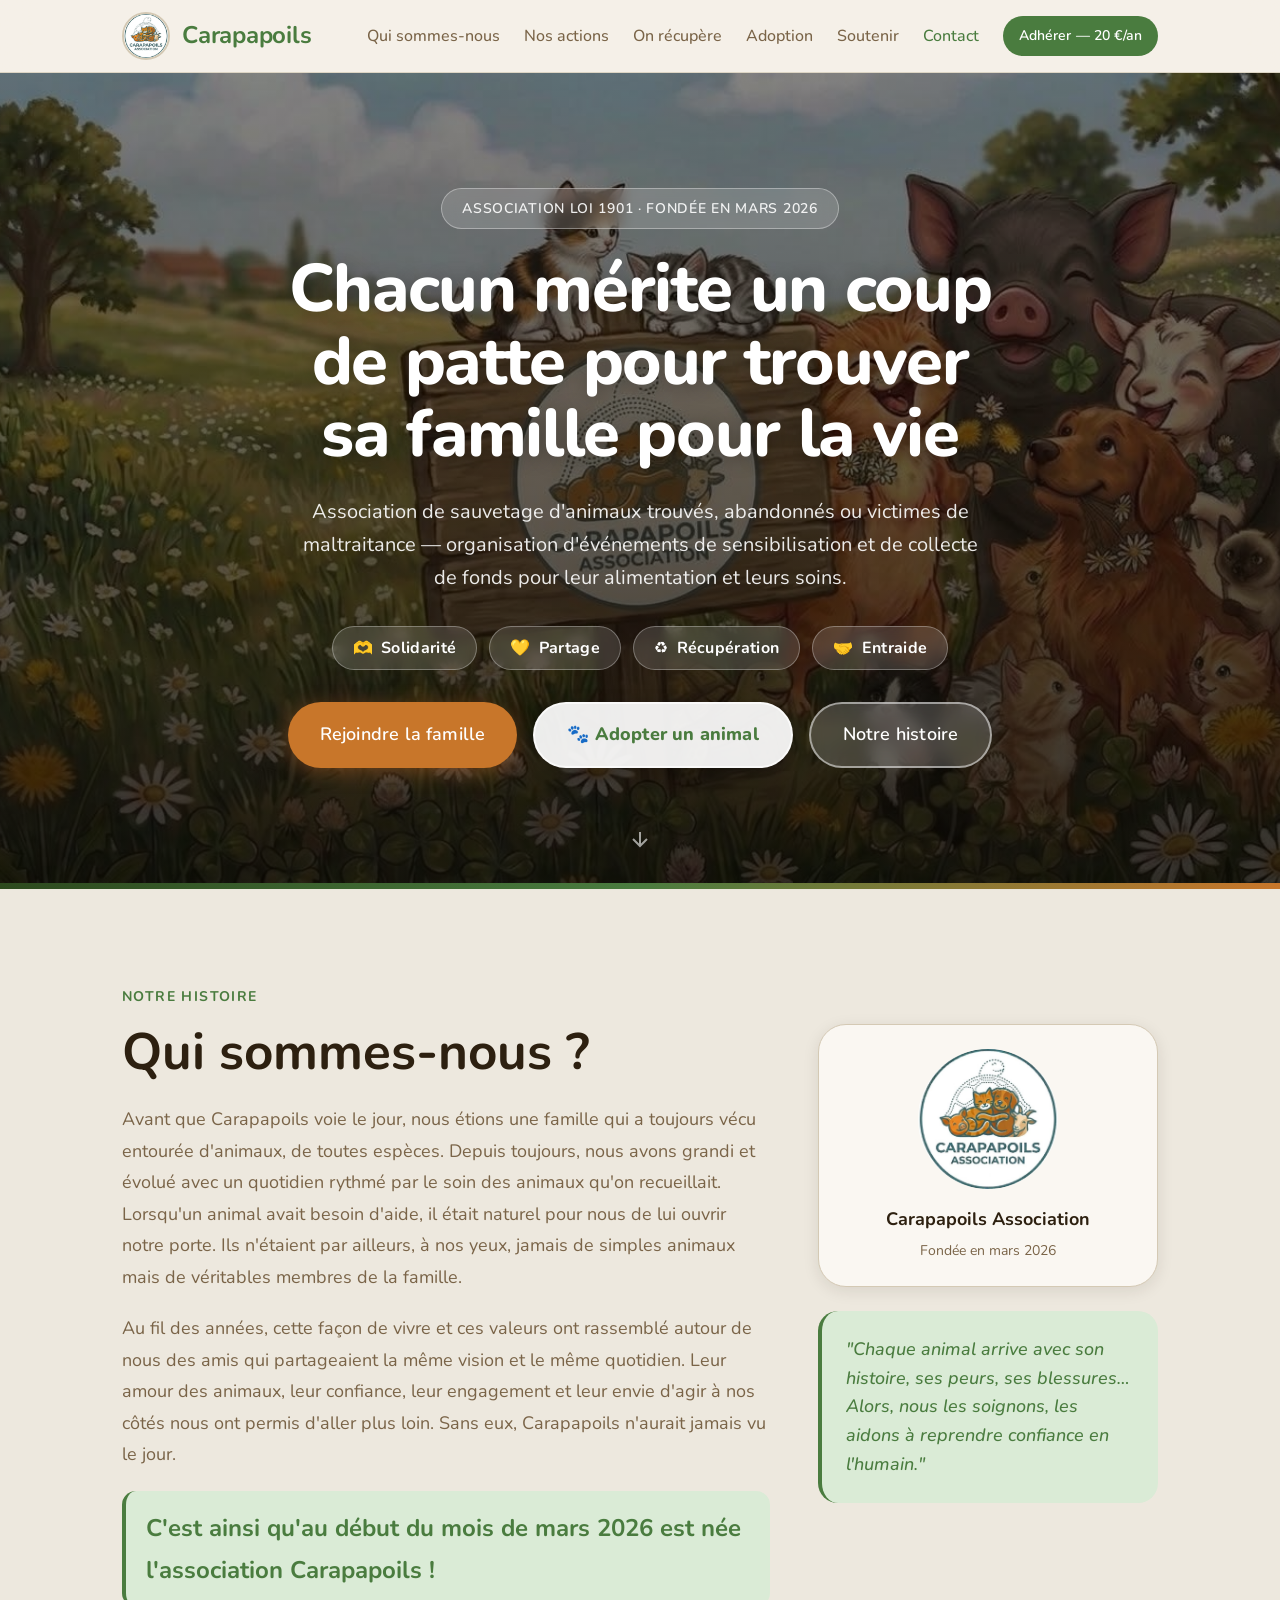
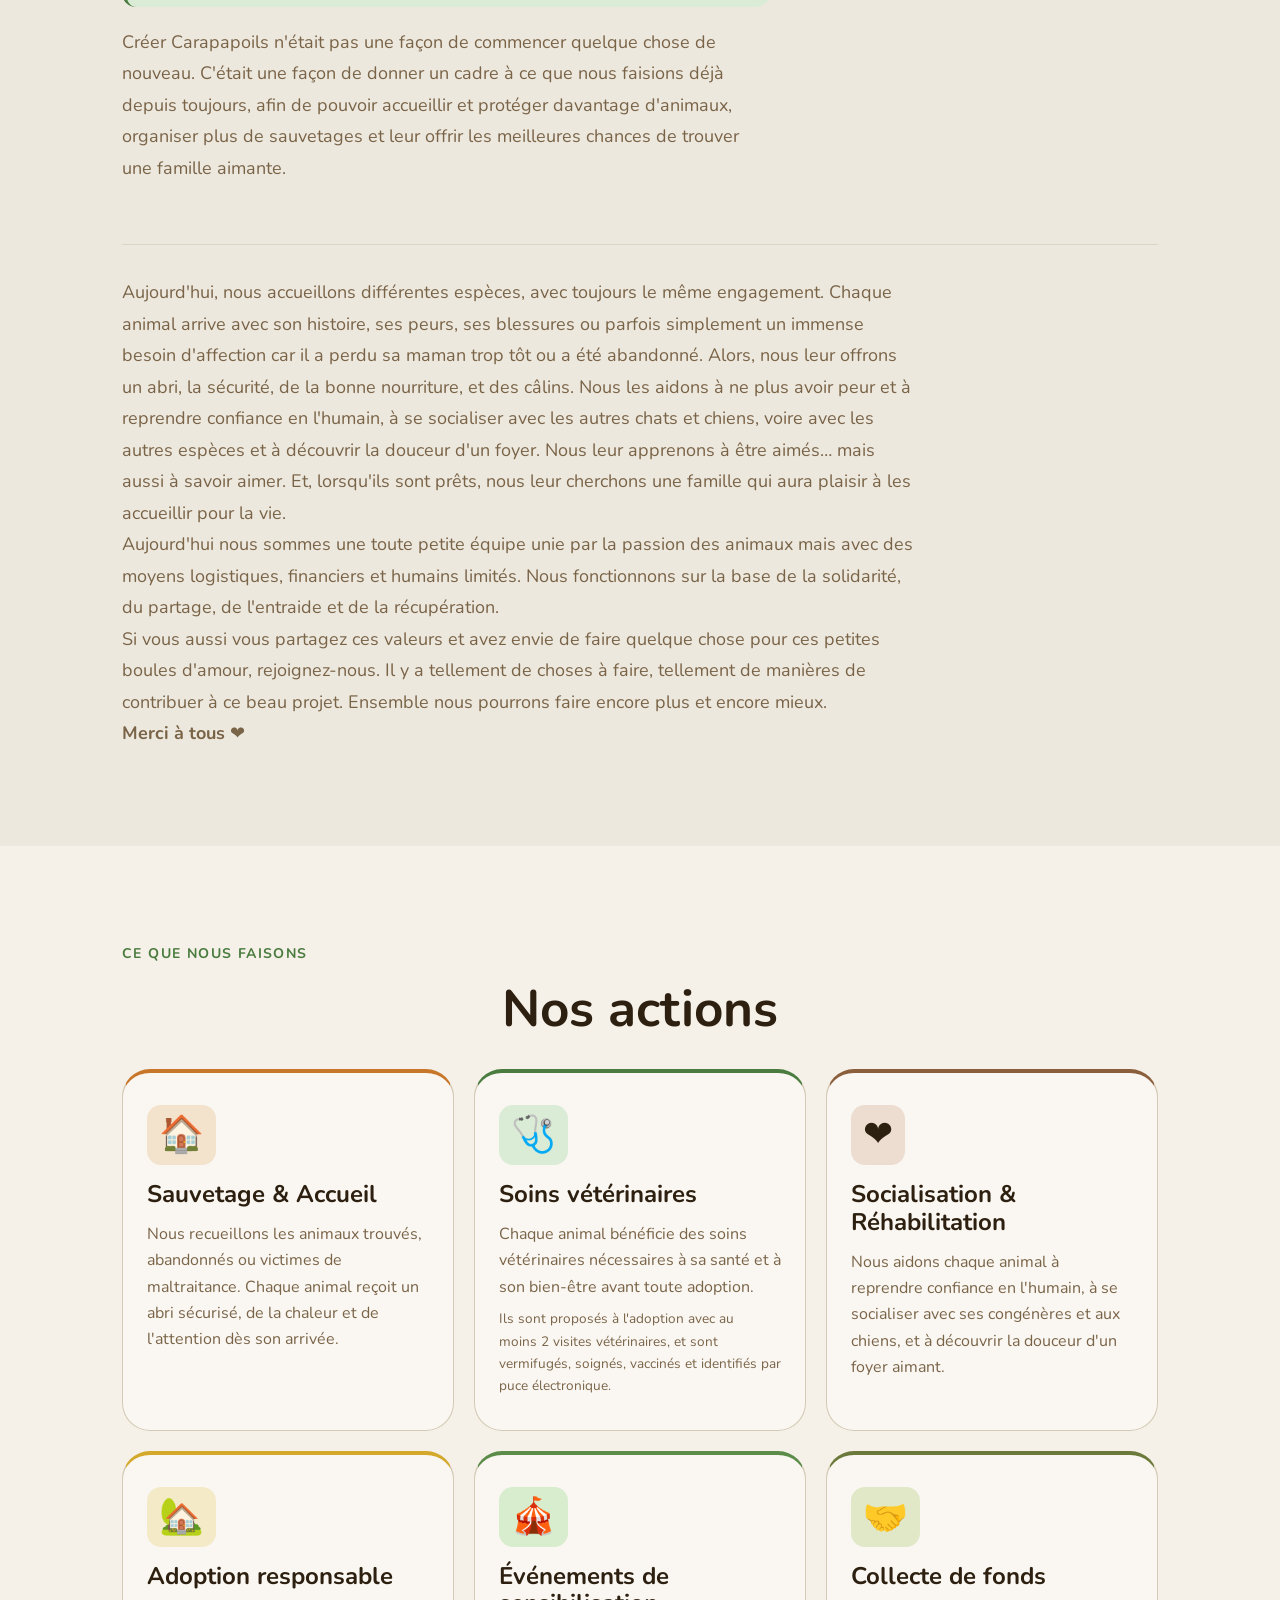
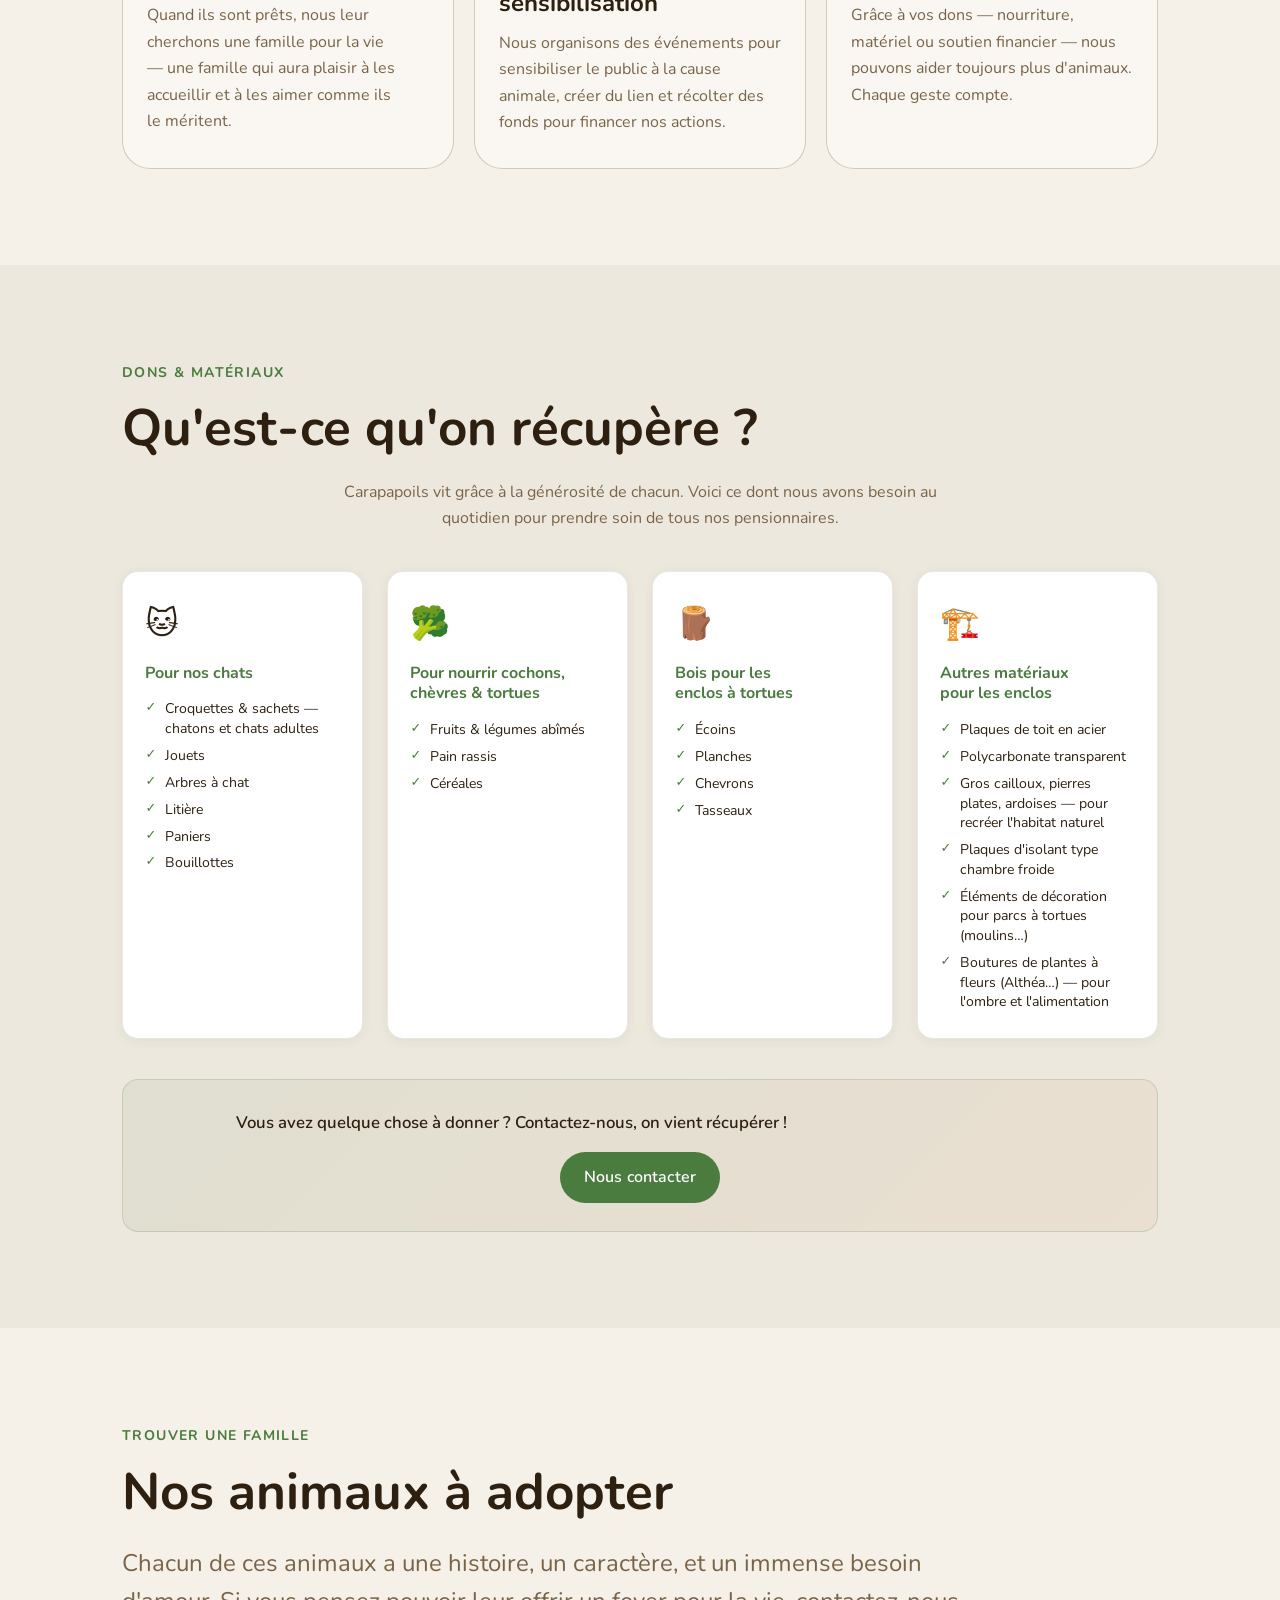
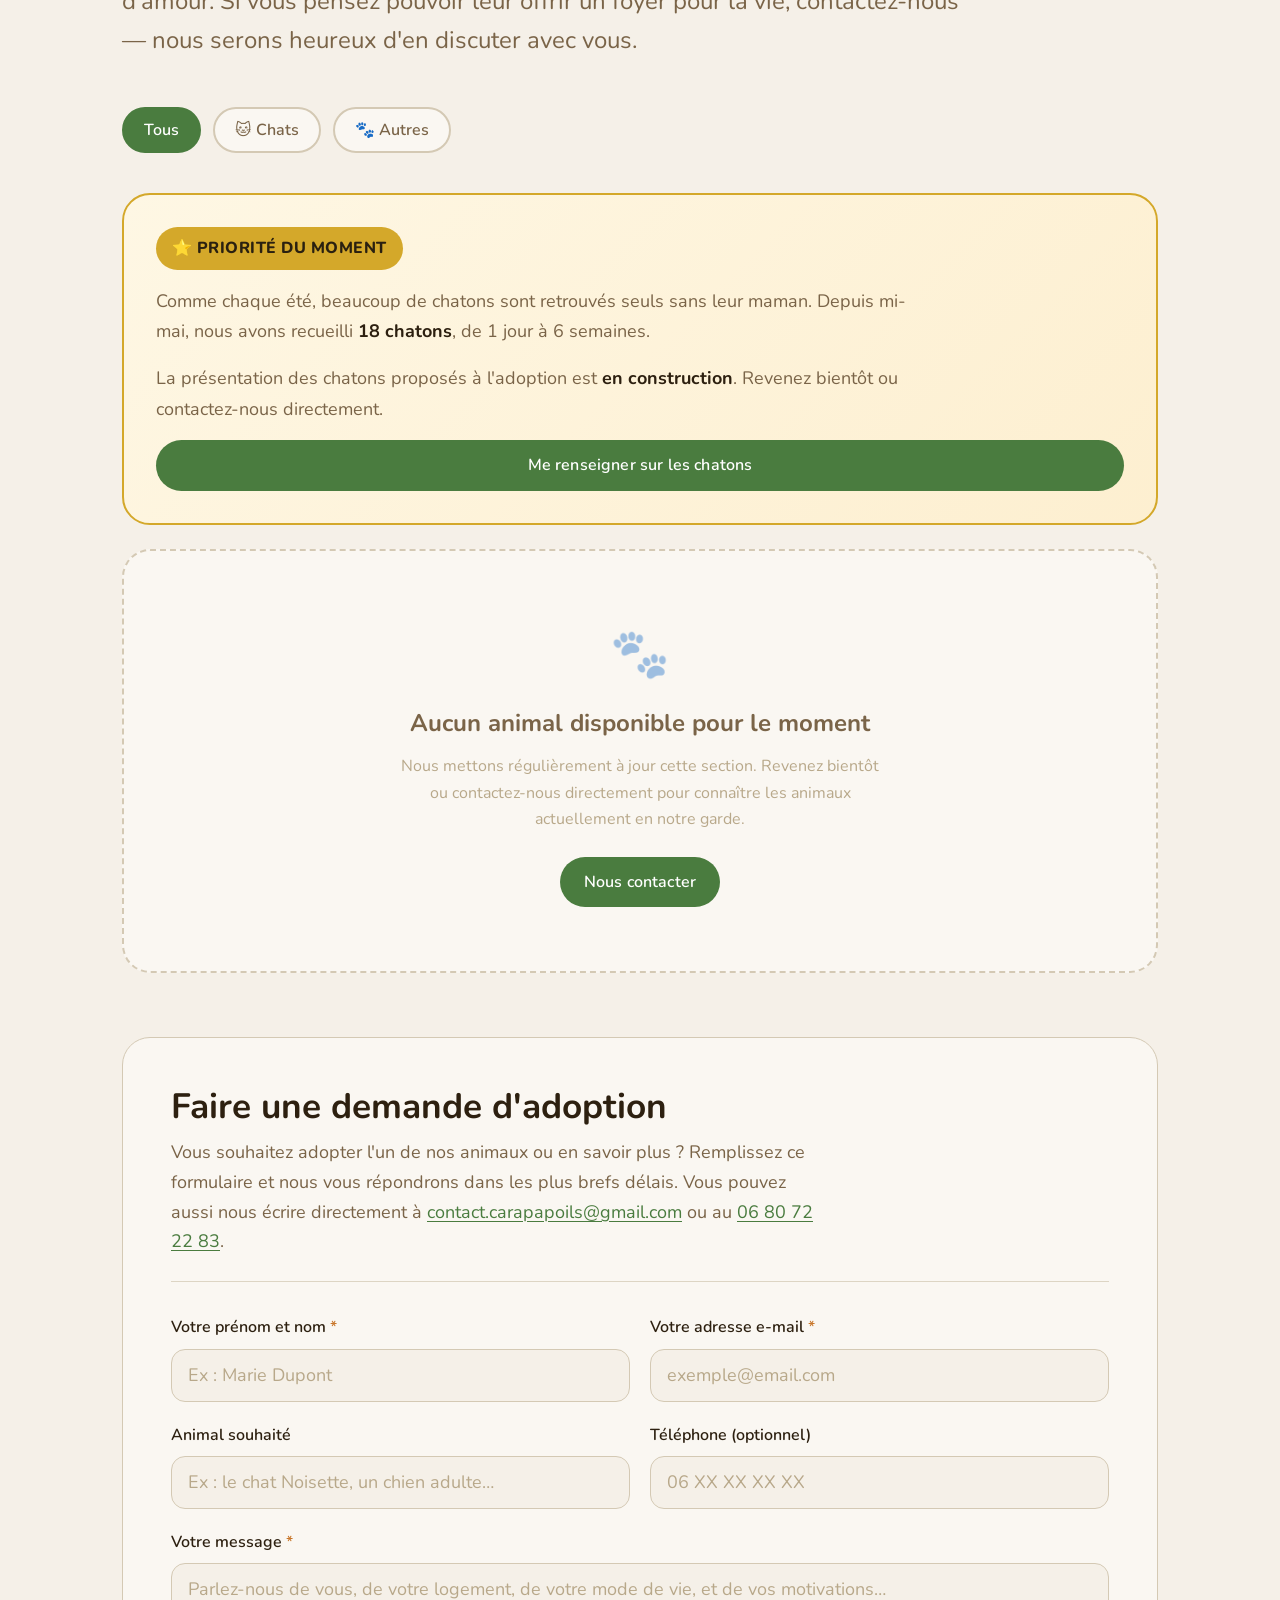
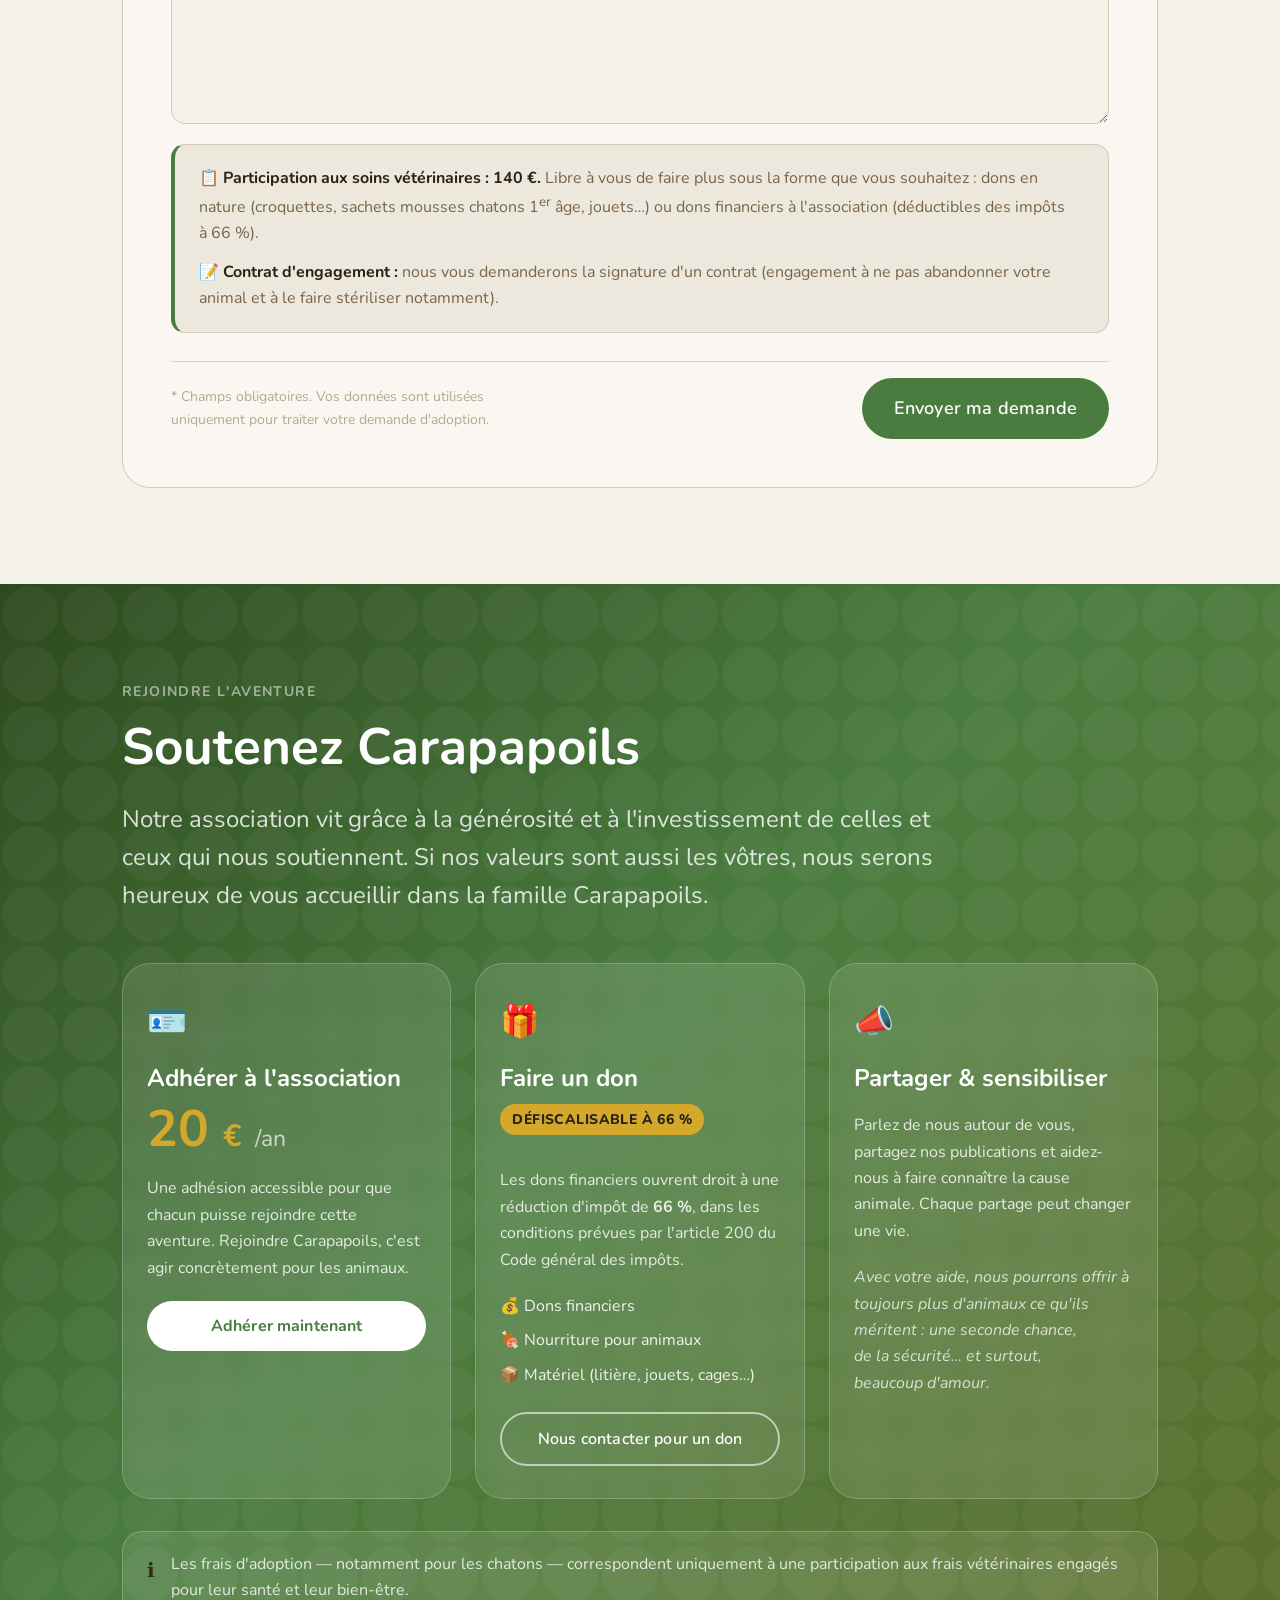
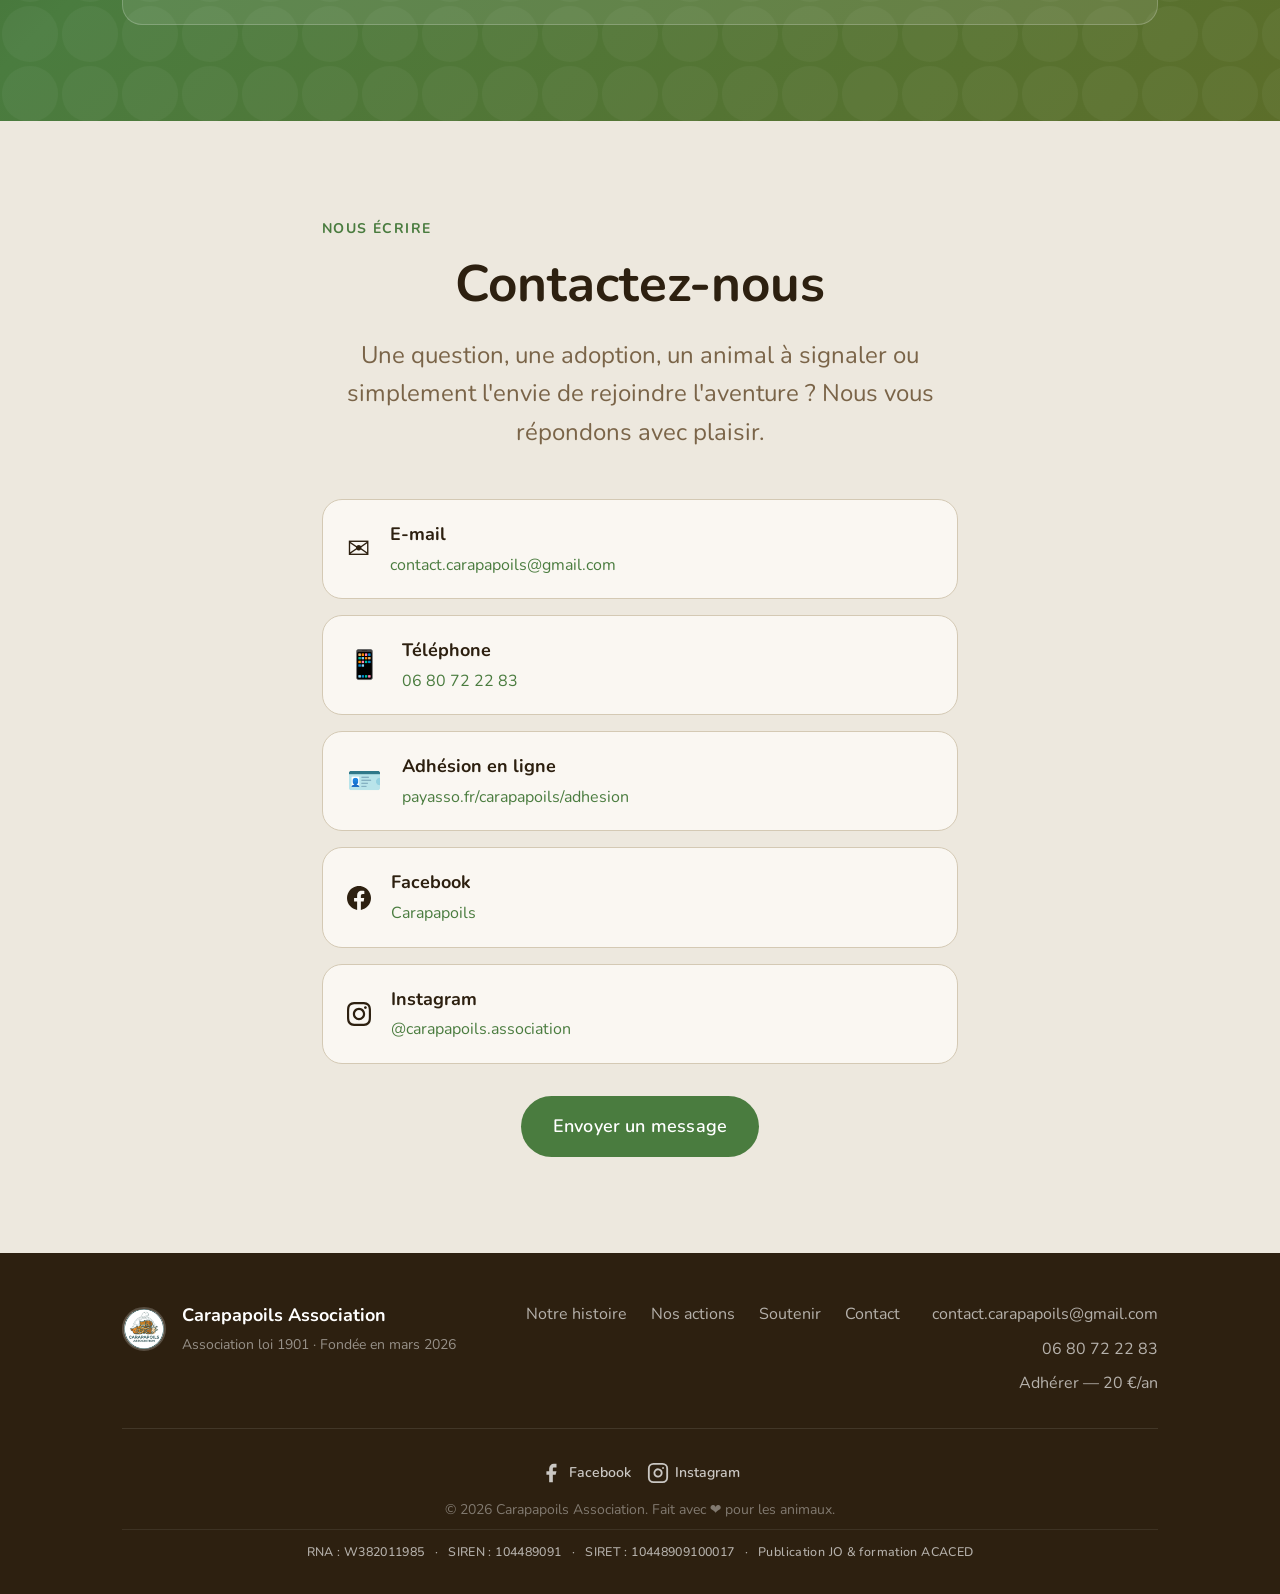
<file: index.html>
<!DOCTYPE html>
<html lang="fr" data-theme="light">
<head>
  <meta charset="UTF-8" />
  <meta name="viewport" content="width=device-width, initial-scale=1.0" />
  <title>Carapapoils Association – Sauvetage & Protection Animale</title>
  <meta name="description" content="Carapapoils est une association de sauvetage d'animaux trouvés, abandonnés ou victimes de maltraitance. Rejoignez-nous pour leur offrir une seconde chance." />
  <meta property="og:title" content="Carapapoils Association" />
  <meta property="og:description" content="Sauvetage d'animaux et organisation d'événements de sensibilisation. Ensemble, offrons-leur une seconde chance." />
  <meta property="og:image" content="images/bandeau.jpg" />

  <!-- Fonts -->
  <link href="https://api.fontshare.com/v2/css?f[]=chillax@400,500,600,700&f[]=satoshi@400,500,700&display=swap" rel="stylesheet" />
  <link rel="preconnect" href="https://fonts.googleapis.com" />
  <link rel="preconnect" href="https://fonts.gstatic.com" crossorigin />
  <link href="https://fonts.googleapis.com/css2?family=Nunito:wght@400;600;700;800&display=swap" rel="stylesheet" />

  <link rel="stylesheet" href="style.css" />
</head>
<body>

  <!-- ===== HEADER ===== -->

  <header class="header" id="header">
    <div class="header-inner">
      <a href="#" class="logo-link" aria-label="Carapapoils - retour accueil">
        <img src="images/logo.jpg" alt="Logo Carapapoils Association" class="logo-img" />
        <span class="logo-text">Carapapoils</span>
      </a>
      <nav class="nav" aria-label="Navigation principale">
        <ul class="nav-list" role="list">
          <li><a href="#qui-sommes-nous" class="nav-link">Qui sommes-nous</a></li>
          <li><a href="#nos-actions" class="nav-link">Nos actions</a></li>
          <li><a href="#on-recupere" class="nav-link">On récupère</a></li>
          <li><a href="#adoption" class="nav-link">Adoption</a></li>
          <li><a href="#soutenir" class="nav-link">Soutenir</a></li>
          <li><a href="#contact" class="nav-link">Contact</a></li>
        </ul>
      </nav>
      <div class="header-actions">
        <button class="btn btn-primary btn-sm" onclick="window.open('https://www.payasso.fr/carapapoils/adhesion','_blank')">
          Adhérer — 20&nbsp;€/an
        </button>
        <button class="menu-toggle" id="menuToggle" aria-label="Ouvrir le menu" aria-expanded="false">
          <span></span><span></span><span></span>
        </button>
      </div>
    </div>
    <!-- Mobile nav -->
    <div class="mobile-nav" id="mobileNav" hidden>
      <ul class="mobile-nav-list" role="list">
        <li><a href="#qui-sommes-nous" class="mobile-nav-link">Qui sommes-nous</a></li>
        <li><a href="#nos-actions" class="mobile-nav-link">Nos actions</a></li>
        <li><a href="#on-recupere" class="mobile-nav-link">On récupère</a></li>
            <li><a href="#adoption" class="mobile-nav-link">Adoption</a></li>
        <li><a href="#soutenir" class="mobile-nav-link">Soutenir</a></li>
        <li><a href="#contact" class="mobile-nav-link">Contact</a></li>
        <li><a href="https://www.payasso.fr/carapapoils/adhesion" target="_blank" class="mobile-nav-link mobile-nav-cta">Adhérer — 20&nbsp;€/an</a></li>
      </ul>
    </div>
  </header>

  <main>

    <!-- ===== HERO / BANDEAU ===== -->
    <section class="hero" aria-labelledby="hero-heading">
      <div class="hero-img-wrap">
        <img src="images/bandeau.jpg" alt="Les animaux de Carapapoils dans un champ fleuri" class="hero-img" />
        <div class="hero-overlay"></div>
      </div>
      <div class="hero-content">
        <div class="hero-badge">Association loi 1901 · Fondée en mars 2026</div>
        <h1 id="hero-heading" class="hero-title">Chacun mérite un coup de patte pour trouver sa famille pour la vie</h1>
        <p class="hero-mission">Association de sauvetage d'animaux trouvés, abandonnés ou victimes de maltraitance — organisation d'événements de sensibilisation et de collecte de fonds pour leur alimentation et leurs soins.</p>
        <div class="hero-values">
          <div class="hero-value-item"><span>🫶</span> Solidarité</div>
          <div class="hero-value-item"><span>💛</span> Partage</div>
          <div class="hero-value-item"><span>♻️</span> Récupération</div>
          <div class="hero-value-item"><span>🤝</span> Entraide</div>
        </div>
        <div class="hero-btns">
          <a href="https://www.payasso.fr/carapapoils/adhesion" target="_blank" class="btn btn-hero-primary">
            Rejoindre la famille
          </a>
          <a href="#adoption" class="btn btn-hero-adopt">
            🐾 Adopter un animal
          </a>
          <a href="#qui-sommes-nous" class="btn btn-hero-secondary">
            Notre histoire
          </a>
        </div>
      </div>
      <div class="hero-scroll-indicator" aria-hidden="true">
        <svg width="24" height="24" viewBox="0 0 24 24" fill="none" stroke="currentColor" stroke-width="2"><path d="M12 5v14M5 12l7 7 7-7"/></svg>
      </div>
    </section>

    <!-- Séparateur décoratif -->
    <div class="section-divider" aria-hidden="true"></div>

    <!-- ===== QUI SOMMES-NOUS ===== -->
    <section class="section section-alt" id="qui-sommes-nous" aria-labelledby="about-heading">
      <div class="container">
        <div class="section-label">Notre histoire</div>
        <div class="about-layout">
          <div class="about-text">
            <h2 id="about-heading" class="section-title">Qui sommes-nous ?</h2>
            <p>Avant que Carapapoils voie le jour, nous étions une famille qui a toujours vécu entourée d'animaux, de toutes espèces. Depuis toujours, nous avons grandi et évolué avec un quotidien rythmé par le soin des animaux qu'on recueillait. Lorsqu'un animal avait besoin d'aide, il était naturel pour nous de lui ouvrir notre porte. Ils n'étaient par ailleurs, à nos yeux, jamais de simples animaux mais de véritables membres de la famille.</p>
            <p>Au fil des années, cette façon de vivre et ces valeurs ont rassemblé autour de nous des amis qui partageaient la même vision et le même quotidien. Leur amour des animaux, leur confiance, leur engagement et leur envie d'agir à nos côtés nous ont permis d'aller plus loin. Sans eux, Carapapoils n'aurait jamais vu le jour.</p>
            <p class="highlight-text">C'est ainsi qu'au début du mois de mars 2026 est née l'association Carapapoils !</p>
            <p>Créer Carapapoils n'était pas une façon de commencer quelque chose de nouveau. C'était une façon de donner un cadre à ce que nous faisions déjà depuis toujours, afin de pouvoir accueillir et protéger davantage d'animaux, organiser plus de sauvetages et leur offrir les meilleures chances de trouver une famille aimante.</p>
          </div>
          <div class="about-image-col">
            <div class="about-logo-card">
              <img src="images/logo.jpg" alt="Logo Carapapoils Association" class="about-logo" />
              <div class="about-logo-caption">
                <strong>Carapapoils Association</strong>
                <span>Fondée en mars 2026</span>
              </div>
            </div>
            <div class="quote-block">
              <blockquote>
                "Chaque animal arrive avec son histoire, ses peurs, ses blessures… Alors, nous les soignons, les aidons à reprendre confiance en l'humain."
              </blockquote>
            </div>
          </div>
        </div>

        <!-- Suite du texte -->
        <div class="about-full">
          <p>Aujourd'hui, nous accueillons différentes espèces, avec toujours le même engagement. Chaque animal arrive avec son histoire, ses peurs, ses blessures ou parfois simplement un immense besoin d'affection car il a perdu sa maman trop tôt ou a été abandonné. Alors, nous leur offrons un abri, la sécurité, de la bonne nourriture, et des câlins. Nous les aidons à ne plus avoir peur et à reprendre confiance en l'humain, à se socialiser avec les autres chats et chiens, voire avec les autres espèces et à découvrir la douceur d'un foyer. Nous leur apprenons à être aimés… mais aussi à savoir aimer. Et, lorsqu'ils sont prêts, nous leur cherchons une famille qui aura plaisir à les accueillir pour la vie.</p>
          <p>Aujourd'hui nous sommes une toute petite équipe unie par la passion des animaux mais avec des moyens logistiques, financiers et humains limités. Nous fonctionnons sur la base de la solidarité, du partage, de l'entraide et de la récupération.</p>
          <p>Si vous aussi vous partagez ces valeurs et avez envie de faire quelque chose pour ces petites boules d'amour, rejoignez-nous. Il y a tellement de choses à faire, tellement de manières de contribuer à ce beau projet. Ensemble nous pourrons faire encore plus et encore mieux.<br/><strong>Merci à tous ❤️</strong></p>
        </div>
      </div>
    </section>

    <!-- ===== NOS ACTIONS ===== -->
    <section class="section" id="nos-actions" aria-labelledby="actions-heading">
      <div class="container">
        <div class="section-label">Ce que nous faisons</div>
        <h2 id="actions-heading" class="section-title section-title-center">Nos actions</h2>
        <div class="actions-grid">
          <article class="action-card action-card--orange">
            <div class="action-icon" aria-hidden="true">🏠</div>
            <h3 class="action-title">Sauvetage & Accueil</h3>
            <p>Nous recueillons les animaux trouvés, abandonnés ou victimes de maltraitance. Chaque animal reçoit un abri sécurisé, de la chaleur et de l'attention dès son arrivée.</p>
          </article>
          <article class="action-card action-card--teal">
            <div class="action-icon" aria-hidden="true">🩺</div>
            <h3 class="action-title">Soins vétérinaires</h3>
            <p>Chaque animal bénéficie des soins vétérinaires nécessaires à sa santé et à son bien-être avant toute adoption.</p>
            <p style="font-size:0.85rem; color:var(--color-text-muted); margin-top:0.5rem;">Ils sont proposés à l'adoption avec au moins 2 visites vétérinaires, et sont vermifugés, soignés, vaccinés et identifiés par puce électronique.</p>
          </article>
          <article class="action-card action-card--pink">
            <div class="action-icon" aria-hidden="true">❤️</div>
            <h3 class="action-title">Socialisation & Réhabilitation</h3>
            <p>Nous aidons chaque animal à reprendre confiance en l'humain, à se socialiser avec ses congénères et aux chiens, et à découvrir la douceur d'un foyer aimant.</p>
          </article>
          <article class="action-card action-card--yellow">
            <div class="action-icon" aria-hidden="true">🏡</div>
            <h3 class="action-title">Adoption responsable</h3>
            <p>Quand ils sont prêts, nous leur cherchons une famille pour la vie — une famille qui aura plaisir à les accueillir et à les aimer comme ils le méritent.</p>
          </article>
          <article class="action-card action-card--green">
            <div class="action-icon" aria-hidden="true">🎪</div>
            <h3 class="action-title">Événements de sensibilisation</h3>
            <p>Nous organisons des événements pour sensibiliser le public à la cause animale, créer du lien et récolter des fonds pour financer nos actions.</p>
          </article>
          <article class="action-card action-card--purple">
            <div class="action-icon" aria-hidden="true">🤝</div>
            <h3 class="action-title">Collecte de fonds</h3>
            <p>Grâce à vos dons — nourriture, matériel ou soutien financier — nous pouvons aider toujours plus d'animaux. Chaque geste compte.</p>
          </article>
        </div>
      </div>
    </section>


    <!-- ===== QU'EST-CE QU'ON RÉCUPÈRE ===== -->
    <section class="section section-alt" id="on-recupere" aria-labelledby="recupere-heading">
      <div class="container">
        <div class="section-label">Dons &amp; matériaux</div>
        <h2 id="recupere-heading" class="section-title">Qu'est-ce qu'on récupère&nbsp;?</h2>
        <p class="section-intro">Carapapoils vit grâce à la générosité de chacun. Voici ce dont nous avons besoin au quotidien pour prendre soin de tous nos pensionnaires.</p>

        <div class="recupere-grid">

          <!-- Chats -->
          <div class="recupere-card">
            <div class="recupere-card-icon" aria-hidden="true">🐱</div>
            <h3 class="recupere-card-title">Pour nos chats</h3>
            <ul class="recupere-list">
              <li>Croquettes &amp; sachets — chatons et chats adultes</li>
              <li>Jouets</li>
              <li>Arbres à chat</li>
              <li>Litière</li>
              <li>Paniers</li>
              <li>Bouillottes</li>
            </ul>
          </div>

          <!-- Cochons, chèvres, tortues — alimentation -->
          <div class="recupere-card">
            <div class="recupere-card-icon" aria-hidden="true">🥦</div>
            <h3 class="recupere-card-title">Pour nourrir cochons, chèvres &amp; tortues</h3>
            <ul class="recupere-list">
              <li>Fruits &amp; légumes abîmés</li>
              <li>Pain rassis</li>
              <li>Céréales</li>
            </ul>
          </div>

          <!-- Enclos tortues — bois -->
          <div class="recupere-card">
            <div class="recupere-card-icon" aria-hidden="true">🪵</div>
            <h3 class="recupere-card-title">Bois pour les enclos à tortues</h3>
            <ul class="recupere-list">
              <li>Écoins</li>
              <li>Planches</li>
              <li>Chevrons</li>
              <li>Tasseaux</li>
            </ul>
          </div>

          <!-- Enclos tortues — autres matériaux -->
          <div class="recupere-card">
            <div class="recupere-card-icon" aria-hidden="true">🏗️</div>
            <h3 class="recupere-card-title">Autres matériaux pour les enclos</h3>
            <ul class="recupere-list">
              <li>Plaques de toit en acier</li>
              <li>Polycarbonate transparent</li>
              <li>Gros cailloux, pierres plates, ardoises — pour recréer l'habitat naturel</li>
              <li>Plaques d'isolant type chambre froide</li>
              <li>Éléments de décoration pour parcs à tortues (moulins…)</li>
              <li>Boutures de plantes à fleurs (Althéa…) — pour l'ombre et l'alimentation</li>
            </ul>
          </div>

        </div>

        <div class="recupere-cta">
          <p>Vous avez quelque chose à donner&nbsp;? Contactez-nous, on vient récupérer&nbsp;!</p>
          <a href="#contact" class="btn btn-primary">Nous contacter</a>
        </div>
      </div>
    </section>

    <!-- ===== ADOPTION ===== -->
    <section class="section section-adoption" id="adoption" aria-labelledby="adoption-heading">
      <div class="container">
        <div class="section-label">Trouver une famille</div>
        <h2 id="adoption-heading" class="section-title">Nos animaux à adopter</h2>
        <p class="section-sub">Chacun de ces animaux a une histoire, un caractère, et un immense besoin d'amour. Si vous pensez pouvoir leur offrir un foyer pour la vie, contactez-nous — nous serons heureux d'en discuter avec vous.</p>

        <!-- Filtres -->
        <div class="adoption-filters" role="group" aria-label="Filtrer par espèce">
          <button class="filter-btn filter-btn--active" data-filter="all">Tous</button>
          <button class="filter-btn" data-filter="chat">🐱 Chats</button>
          <button class="filter-btn" data-filter="autre">🐾 Autres</button>
        </div>

        <!-- Grille animaux -->
        <div class="animals-grid" id="animalsGrid">
          <!-- Les fiches animaux sont injectées automatiquement par adoption-loader.js -->

          <!-- ====================================================
               ZONE D'AJOUT DES ANIMAUX
               Pour ajouter un animal, copiez et collez le bloc
               <article> ci-dessous, puis modifiez les infos.
               ===================================================== -->

          <!-- ÉTAT VIDE — s'affiche quand il n'y a pas d'animaux -->
          <div class="chatons-priority">
            <div class="chatons-priority-badge">⭐ Priorité du moment</div>
            <p>Comme chaque été, beaucoup de chatons sont retrouvés seuls sans leur maman. Depuis mi-mai, nous avons recueilli <strong>18 chatons</strong>, de 1 jour à 6 semaines.</p>
            <p>La présentation des chatons proposés à l'adoption est <strong>en construction</strong>. Revenez bientôt ou contactez-nous directement.</p>
            <a href="mailto:contact.carapapoils@gmail.com?subject=Adoption chatons" class="btn btn-primary">
              Me renseigner sur les chatons
            </a>
          </div>
          <div class="animals-empty" id="animalsEmpty" style="display:none;">
            <div class="animals-empty-icon" aria-hidden="true">🐾</div>
            <h3>Aucun animal disponible pour le moment</h3>
            <p>Nous mettons régulièrement à jour cette section. Revenez bientôt ou contactez-nous directement pour connaître les animaux actuellement en notre garde.</p>
            <a href="mailto:contact.carapapoils@gmail.com" class="btn btn-primary">
              Nous contacter
            </a>
          </div>

          <!-- ===== EXEMPLE DE FICHE ANIMAL (à décommenter et adapter) =====

          <article class="animal-card" data-espece="chat">
            <div class="animal-img-wrap">
              <img src="images/nom-du-chat.jpg" alt="Photo de Noisette" class="animal-img" />
              <span class="animal-badge animal-badge--chat">Chat</span>
            </div>
            <div class="animal-body">
              <h3 class="animal-name">Noisette</h3>
              <div class="animal-tags">
                <span class="animal-tag">♀ Femelle</span>
                <span class="animal-tag">~2 ans</span>
                <span class="animal-tag">Stérilisée</span>
                <span class="animal-tag">Vaccinée</span>
              </div>
              <p class="animal-desc">Noisette est une petite chatte douce et curieuse. Elle adore les câlins et cherche une famille patiente qui lui donnera le temps de s'apprivoiser.</p>
              <a href="mailto:contact.carapapoils@gmail.com?subject=Adoption - Noisette" class="btn btn-adopt">
                Je suis intéressé(e)
              </a>
            </div>
          </article>

          ===== FIN EXEMPLE ===== -->

        </div><!-- /animals-grid -->

        <!-- Formulaire d'adoption -->
        <div class="adoption-form-wrap">
          <div class="adoption-form-intro">
            <h3 class="adoption-form-title">Faire une demande d'adoption</h3>
            <p>Vous souhaitez adopter l'un de nos animaux ou en savoir plus ? Remplissez ce formulaire et nous vous répondrons dans les plus brefs délais. Vous pouvez aussi nous écrire directement à <a href="mailto:contact.carapapoils@gmail.com">contact.carapapoils@gmail.com</a> ou au <a href="tel:+33680722283">06 80 72 22 83</a>.</p>
          </div>
          <form class="adoption-form" action="mailto:contact.carapapoils@gmail.com" method="post" enctype="text/plain" novalidate>
            <div class="form-row">
              <div class="form-group">
                <label for="adopt-name">Votre prénom et nom <span aria-hidden="true">*</span></label>
                <input type="text" id="adopt-name" name="Nom" required placeholder="Ex : Marie Dupont" />
              </div>
              <div class="form-group">
                <label for="adopt-email">Votre adresse e-mail <span aria-hidden="true">*</span></label>
                <input type="email" id="adopt-email" name="Email" required placeholder="exemple@email.com" />
              </div>
            </div>
            <div class="form-row">
              <div class="form-group">
                <label for="adopt-animal">Animal souhaité</label>
                <input type="text" id="adopt-animal" name="Animal" placeholder="Ex : le chat Noisette, un chien adulte…" />
              </div>
              <div class="form-group">
                <label for="adopt-phone">Téléphone (optionnel)</label>
                <input type="tel" id="adopt-phone" name="Telephone" placeholder="06 XX XX XX XX" />
              </div>
            </div>
            <div class="form-group form-group--full">
              <label for="adopt-message">Votre message <span aria-hidden="true">*</span></label>
              <textarea id="adopt-message" name="Message" rows="5" required placeholder="Parlez-nous de vous, de votre logement, de votre mode de vie, et de vos motivations…"></textarea>
            </div>
            <div class="adoption-info-box">
              <p>📋 <strong>Participation aux soins vétérinaires : 140 €.</strong> Libre à vous de faire plus sous la forme que vous souhaitez : dons en nature (croquettes, sachets mousses chatons 1<sup>er</sup> âge, jouets…) ou dons financiers à l'association (déductibles des impôts à 66&nbsp;%).</p>
              <p>📝 <strong>Contrat d'engagement :</strong> nous vous demanderons la signature d'un contrat (engagement à ne pas abandonner votre animal et à le faire stériliser notamment).</p>
            </div>
            <div class="form-footer">
              <p class="form-note">* Champs obligatoires. Vos données sont utilisées uniquement pour traiter votre demande d'adoption.</p>
              <button type="submit" class="btn btn-primary btn-lg">Envoyer ma demande</button>
            </div>
          </form>
        </div>

      </div>
    </section>

    <!-- ===== SOUTENIR ===== -->
    <section class="section section-soutenir" id="soutenir" aria-labelledby="soutenir-heading">
      <div class="container">
        <div class="section-label" style="color: #fff8;">Rejoindre l'aventure</div>
        <h2 id="soutenir-heading" class="section-title section-title-light">Soutenez Carapapoils</h2>
        <p class="section-sub section-sub-light">Notre association vit grâce à la générosité et à l'investissement de celles et ceux qui nous soutiennent. Si nos valeurs sont aussi les vôtres, nous serons heureux de vous accueillir dans la famille Carapapoils.</p>

        <div class="support-grid">
          <!-- Adhésion -->
          <div class="support-card support-card--adhesion">
            <div class="support-card-top">
              <div class="support-icon" aria-hidden="true">🪪</div>
              <h3 class="support-title">Adhérer à l'association</h3>
              <div class="support-price">20 <span>€</span> <small>/an</small></div>
            </div>
            <p>Une adhésion accessible pour que chacun puisse rejoindre cette aventure. Rejoindre Carapapoils, c'est agir concrètement pour les animaux.</p>
            <a href="https://www.payasso.fr/carapapoils/adhesion" target="_blank" class="btn btn-primary btn-block">
              Adhérer maintenant
            </a>
          </div>

          <!-- Don -->
          <div class="support-card support-card--don">
            <div class="support-card-top">
              <div class="support-icon" aria-hidden="true">🎁</div>
              <h3 class="support-title">Faire un don</h3>
              <div class="support-price-tag">Défiscalisable à 66&nbsp;%</div>
            </div>
            <p>Les dons financiers ouvrent droit à une réduction d'impôt de <strong>66&nbsp;%</strong>, dans les conditions prévues par l'article 200 du Code général des impôts.</p>
            <ul class="support-list" role="list">
              <li>💰 Dons financiers</li>
              <li>🍖 Nourriture pour animaux</li>
              <li>📦 Matériel (litière, jouets, cages…)</li>
            </ul>
            <a href="mailto:contact.carapapoils@gmail.com" class="btn btn-outline btn-block">
              Nous contacter pour un don
            </a>
          </div>

          <!-- Bénévolat / partage -->
          <div class="support-card support-card--benevolat">
            <div class="support-card-top">
              <div class="support-icon" aria-hidden="true">📣</div>
              <h3 class="support-title">Partager &amp; sensibiliser</h3>
            </div>
            <p>Parlez de nous autour de vous, partagez nos publications et aidez-nous à faire connaître la cause animale. Chaque partage peut changer une vie.</p>
            <p class="support-motto">Avec votre aide, nous pourrons offrir à toujours plus d'animaux ce qu'ils méritent : une seconde chance, de la sécurité… et surtout, beaucoup d'amour.</p>
          </div>
        </div>

        <!-- Frais d'adoption -->
        <div class="adoption-note">
          <div class="adoption-note-icon" aria-hidden="true">ℹ️</div>
          <p>Les frais d'adoption — notamment pour les chatons — correspondent uniquement à une participation aux frais vétérinaires engagés pour leur santé et leur bien-être.</p>
        </div>
      </div>
    </section>

    <!-- ===== CONTACT ===== -->
    <section class="section section-alt" id="contact" aria-labelledby="contact-heading">
      <div class="container container-narrow">
        <div class="section-label">Nous écrire</div>
        <h2 id="contact-heading" class="section-title section-title-center">Contactez-nous</h2>
        <p class="section-sub section-sub-center">Une question, une adoption, un animal à signaler ou simplement l'envie de rejoindre l'aventure ? Nous vous répondons avec plaisir.</p>

        <div class="contact-cards">
          <a href="mailto:contact.carapapoils@gmail.com" class="contact-card">
            <div class="contact-card-icon" aria-hidden="true">✉️</div>
            <div>
              <strong>E-mail</strong>
              <span>contact.carapapoils@gmail.com</span>
            </div>
          </a>
          <a href="tel:+33680722283" class="contact-card">
            <div class="contact-card-icon" aria-hidden="true">📱</div>
            <div>
              <strong>Téléphone</strong>
              <span>06 80 72 22 83</span>
            </div>
          </a>
          <a href="https://www.payasso.fr/carapapoils/adhesion" target="_blank" class="contact-card">
            <div class="contact-card-icon" aria-hidden="true">🪪</div>
            <div>
              <strong>Adhésion en ligne</strong>
              <span>payasso.fr/carapapoils/adhesion</span>
            </div>
          </a>
          <a href="https://www.facebook.com/share/1F3vtv6Yxw/?mibextid=wwXIfr" target="_blank" rel="noopener" class="contact-card">
            <div class="contact-card-icon" aria-hidden="true">
              <svg width="24" height="24" viewBox="0 0 24 24" fill="currentColor"><path d="M24 12.073c0-6.627-5.373-12-12-12s-12 5.373-12 12c0 5.99 4.388 10.954 10.125 11.854v-8.385H7.078v-3.47h3.047V9.43c0-3.007 1.792-4.669 4.533-4.669 1.312 0 2.686.235 2.686.235v2.953H15.83c-1.491 0-1.956.925-1.956 1.874v2.25h3.328l-.532 3.47h-2.796v8.385C19.612 23.027 24 18.062 24 12.073z"/></svg>
            </div>
            <div>
              <strong>Facebook</strong>
              <span>Carapapoils</span>
            </div>
          </a>
          <a href="https://www.instagram.com/carapapoils.association?igsh=MXM3eGQ5NXc4bm1hdg==" target="_blank" rel="noopener" class="contact-card">
            <div class="contact-card-icon" aria-hidden="true">
              <svg width="24" height="24" viewBox="0 0 24 24" fill="currentColor"><path d="M12 2.163c3.204 0 3.584.012 4.85.07 3.252.148 4.771 1.691 4.919 4.919.058 1.265.069 1.645.069 4.849 0 3.205-.012 3.584-.069 4.849-.149 3.225-1.664 4.771-4.919 4.919-1.266.058-1.644.07-4.85.07-3.204 0-3.584-.012-4.849-.07-3.26-.149-4.771-1.699-4.919-4.92-.058-1.265-.07-1.644-.07-4.849 0-3.204.013-3.583.07-4.849.149-3.227 1.664-4.771 4.919-4.919 1.266-.057 1.645-.069 4.849-.069zm0-2.163c-3.259 0-3.667.014-4.947.072-4.358.2-6.78 2.618-6.98 6.98-.059 1.281-.073 1.689-.073 4.948 0 3.259.014 3.668.072 4.948.2 4.358 2.618 6.78 6.98 6.98 1.281.058 1.689.072 4.948.072 3.259 0 3.668-.014 4.948-.072 4.354-.2 6.782-2.618 6.979-6.98.059-1.28.073-1.689.073-4.948 0-3.259-.014-3.667-.072-4.947-.196-4.354-2.617-6.78-6.979-6.98-1.281-.059-1.69-.073-4.949-.073zm0 5.838c-3.403 0-6.162 2.759-6.162 6.162s2.759 6.163 6.162 6.163 6.162-2.759 6.162-6.163c0-3.403-2.759-6.162-6.162-6.162zm0 10.162c-2.209 0-4-1.79-4-4 0-2.209 1.791-4 4-4s4 1.791 4 4c0 2.21-1.791 4-4 4zm6.406-11.845c-.796 0-1.441.645-1.441 1.44s.645 1.44 1.441 1.44c.795 0 1.439-.645 1.439-1.44s-.644-1.44-1.439-1.44z"/></svg>
            </div>
            <div>
              <strong>Instagram</strong>
              <span>@carapapoils.association</span>
            </div>
          </a>
        </div>

        <div class="contact-cta">
          <a href="mailto:contact.carapapoils@gmail.com" class="btn btn-primary btn-lg">
            Envoyer un message
          </a>
        </div>
      </div>
    </section>

  </main>

  <!-- ===== FOOTER ===== -->
  <footer class="footer">
    <div class="container">
      <div class="footer-inner">
        <div class="footer-brand">
          <img src="images/logo.jpg" alt="Carapapoils" class="footer-logo" />
          <div>
            <strong>Carapapoils Association</strong>
            <span>Association loi 1901 · Fondée en mars 2026</span>
          </div>
        </div>
        <nav class="footer-nav" aria-label="Navigation pied de page">
          <a href="#qui-sommes-nous">Notre histoire</a>
          <a href="#nos-actions">Nos actions</a>
          <a href="#soutenir">Soutenir</a>
          <a href="#contact">Contact</a>
        </nav>
        <div class="footer-contact">
          <a href="mailto:contact.carapapoils@gmail.com">contact.carapapoils@gmail.com</a>
          <a href="tel:+33680722283">06 80 72 22 83</a>
          <a href="https://www.payasso.fr/carapapoils/adhesion" target="_blank">Adhérer — 20&nbsp;€/an</a>
        </div>
      </div>
      <div class="footer-bottom">
        <div class="footer-social">
          <a href="https://www.facebook.com/share/1F3vtv6Yxw/?mibextid=wwXIfr" target="_blank" rel="noopener" class="social-link" aria-label="Facebook Carapapoils">
            <svg xmlns="http://www.w3.org/2000/svg" width="22" height="22" viewBox="0 0 24 24" fill="currentColor"><path d="M18 2h-3a5 5 0 0 0-5 5v3H7v4h3v8h4v-8h3l1-4h-4V7a1 1 0 0 1 1-1h3z"/></svg>
            Facebook
          </a>
          <a href="https://www.instagram.com/carapapoils.association?igsh=MXM3eGQ5NXc4bm1hdg==" target="_blank" rel="noopener" class="social-link" aria-label="Instagram Carapapoils">
            <svg xmlns="http://www.w3.org/2000/svg" width="22" height="22" viewBox="0 0 24 24" fill="none" stroke="currentColor" stroke-width="2" stroke-linecap="round" stroke-linejoin="round"><rect x="2" y="2" width="20" height="20" rx="5" ry="5"/><path d="M16 11.37A4 4 0 1 1 12.63 8 4 4 0 0 1 16 11.37z"/><line x1="17.5" y1="6.5" x2="17.51" y2="6.5"/></svg>
            Instagram
          </a>
        </div>
        <p>© 2026 Carapapoils Association. Fait avec ❤️ pour les animaux.</p>
        <p class="footer-legal footer-legal--visible">RNA&nbsp;: W382011985 &nbsp;&nbsp;·&nbsp;&nbsp; SIREN&nbsp;: 104489091 &nbsp;&nbsp;·&nbsp;&nbsp; SIRET&nbsp;: 10448909100017 &nbsp;&nbsp;·&nbsp;&nbsp; Publication JO &amp; formation ACACED</p>
      </div>
    </div>
  </footer>

  <script src="script.js"></script>
  <script src="adoption-loader.js"></script>
</body>
</html>
</file>
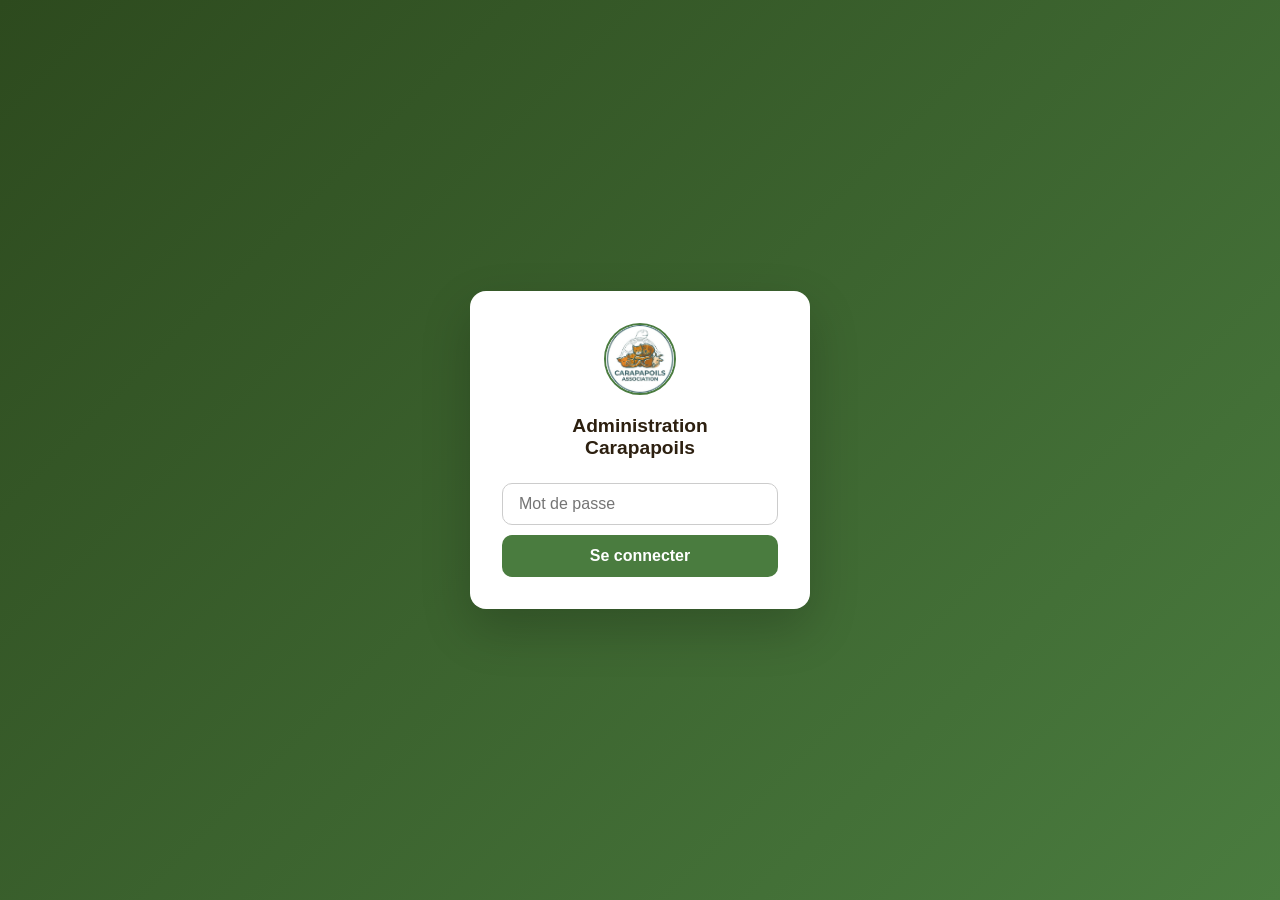
<file: admin.html>
<!DOCTYPE html>
<html lang="fr">
<head>
<meta charset="UTF-8">
<meta name="viewport" content="width=device-width, initial-scale=1.0">
<title>Admin – Carapapoils</title>
<style>
* { box-sizing: border-box; margin: 0; padding: 0; }
body { font-family: Arial, sans-serif; background: #f5f0e8; min-height: 100vh; }

/* LOGIN */
#ecran-login {
  min-height: 100vh; display: flex; align-items: center; justify-content: center; padding: 1rem;
  background: linear-gradient(135deg, #2d4a1e, #4a7c3f);
}
.login-box {
  background: #fff; border-radius: 16px; padding: 2rem; width: 100%; max-width: 340px; text-align: center;
  box-shadow: 0 20px 50px rgba(0,0,0,0.2);
}
.login-box img { width: 72px; height: 72px; border-radius: 50%; object-fit: cover; border: 2px solid #4a7c3f; margin-bottom: 1rem; }
.login-box h1 { font-size: 1.2rem; color: #2d2010; margin-bottom: 1.5rem; }
.login-box input {
  width: 100%; border: 1.5px solid #ccc; border-radius: 10px;
  padding: 0.7rem 1rem; font-size: 1rem; margin-bottom: 0.6rem; display: block;
}
.login-box input:focus { outline: none; border-color: #4a7c3f; }
.erreur { background: #fef2f2; color: #dc2626; border: 1px solid #fca5a5; border-radius: 8px; padding: 0.5rem; font-size: 0.85rem; margin-bottom: 0.6rem; display: none; }
.btn-vert { width: 100%; background: #4a7c3f; color: #fff; border: none; border-radius: 10px; padding: 0.75rem; font-size: 1rem; font-weight: 700; cursor: pointer; }
.btn-vert:hover { background: #3a6231; }

/* DASHBOARD */
#ecran-admin { display: none; }
.topbar {
  background: #4a7c3f; color: #fff; padding: 0.9rem 1.5rem;
  display: flex; align-items: center; justify-content: space-between;
}
.topbar strong { font-size: 1rem; }
.topbar a { color: #fff; text-decoration: none; font-size: 0.85rem; background: rgba(255,255,255,0.2); padding: 0.3rem 0.8rem; border-radius: 8px; margin-left: 0.5rem; }
.topbar a:hover { background: rgba(255,255,255,0.35); }

.contenu { max-width: 640px; margin: 0 auto; padding: 2rem 1rem 4rem; }

.carte { background: #fff; border-radius: 14px; padding: 1.5rem; margin-bottom: 2rem; box-shadow: 0 2px 12px rgba(0,0,0,0.07); }
.carte h2 { font-size: 1rem; color: #2d2010; margin-bottom: 1.2rem; padding-bottom: 0.6rem; border-bottom: 1.5px solid #eee; }

.ligne2 { display: grid; grid-template-columns: 1fr 1fr; gap: 0.7rem; margin-bottom: 0.7rem; }
.champ label { display: block; font-size: 0.8rem; font-weight: 700; color: #2d2010; margin-bottom: 0.3rem; }
.champ input, .champ select, .champ textarea {
  width: 100%; border: 1.5px solid #ddd; border-radius: 8px;
  padding: 0.55rem 0.7rem; font-size: 0.9rem; font-family: Arial, sans-serif;
}
.champ input:focus, .champ select:focus, .champ textarea:focus { outline: none; border-color: #4a7c3f; }
.champ textarea { resize: vertical; min-height: 80px; }

.cases { display: flex; flex-wrap: wrap; gap: 0.7rem; margin-bottom: 0.7rem; }
.cases label { display: flex; align-items: center; gap: 0.35rem; font-size: 0.85rem; cursor: pointer; }
.cases input { accent-color: #4a7c3f; }

.zone-photo {
  border: 2px dashed #ccc; border-radius: 10px; padding: 1.2rem;
  text-align: center; cursor: pointer; position: relative; transition: border-color 0.2s;
  margin-bottom: 0.7rem;
}
.zone-photo:hover { border-color: #4a7c3f; }
.zone-photo input { position: absolute; inset: 0; opacity: 0; cursor: pointer; width: 100%; height: 100%; }
#apercu-photo { display: none; width: 100%; max-height: 180px; object-fit: cover; border-radius: 8px; margin-top: 0.6rem; }

.msg-erreur-form { background: #fef2f2; color: #dc2626; border: 1px solid #fca5a5; border-radius: 8px; padding: 0.5rem; font-size: 0.85rem; margin-bottom: 0.7rem; display: none; }
.msg-ok { background: #f0fdf4; color: #16a34a; border: 1px solid #86efac; border-radius: 8px; padding: 0.5rem; font-size: 0.85rem; margin-bottom: 0.7rem; display: none; }

/* Liste */
.animal-ligne {
  display: flex; align-items: center; gap: 0.8rem; padding: 0.7rem;
  border: 1px solid #eee; border-radius: 10px; margin-bottom: 0.5rem; background: #fafaf8;
}
.animal-ligne img { width: 56px; height: 56px; border-radius: 8px; object-fit: cover; flex-shrink: 0; }
.animal-ligne-info { flex: 1; min-width: 0; }
.animal-ligne-info strong { display: block; font-size: 0.9rem; color: #2d2010; }
.animal-ligne-info span { font-size: 0.78rem; color: #999; }
.btn-suppr { background: #fef2f2; color: #dc2626; border: 1px solid #fca5a5; border-radius: 8px; padding: 0.35rem 0.7rem; font-size: 0.8rem; cursor: pointer; flex-shrink: 0; }
.btn-suppr:hover { background: #fee2e2; }

.badge { background: #4a7c3f; color: #fff; border-radius: 999px; padding: 0.1rem 0.5rem; font-size: 0.75rem; font-weight: 700; margin-left: 0.4rem; }

@media (max-width: 500px) { .ligne2 { grid-template-columns: 1fr; } }
</style>
</head>
<body>

<!-- ÉCRAN LOGIN -->
<div id="ecran-login">
  <div class="login-box">
    <img src="images/logo.jpg" alt="Logo Carapapoils">
    <h1>Administration<br>Carapapoils</h1>
    <input type="password" id="mdp" placeholder="Mot de passe" onkeydown="if(event.key==='Enter')connexion()">
    <div class="erreur" id="err-login">Mot de passe incorrect.</div>
    <button class="btn-vert" onclick="connexion()">Se connecter</button>
  </div>
</div>

<!-- ÉCRAN ADMIN -->
<div id="ecran-admin">
  <div class="topbar">
    <strong>🐾 Administration Carapapoils</strong>
    <div>
      <a href="index.html" target="_blank">Voir le site</a>
      <a href="#" onclick="deconnexion();return false;">Déconnexion</a>
    </div>
  </div>

  <div class="contenu">

    <!-- Formulaire ajout -->
    <div class="carte">
      <h2>➕ Ajouter un animal à l'adoption</h2>

      <div class="ligne2">
        <div class="champ">
          <label>Prénom *</label>
          <input type="text" id="f-nom" placeholder="Ex: Minou">
        </div>
        <div class="champ">
          <label>Espèce *</label>
          <select id="f-espece">
            <option value="">— Choisir —</option>
            <option value="chat">Chat</option>
            <option value="autre">Autre</option>
          </select>
        </div>
      </div>

      <div class="ligne2">
        <div class="champ">
          <label>Âge</label>
          <input type="text" id="f-age" placeholder="Ex: 2 ans, 3 mois">
        </div>
        <div class="champ">
          <label>Sexe</label>
          <select id="f-sexe">
            <option value="">—</option>
            <option value="Mâle">Mâle</option>
            <option value="Femelle">Femelle</option>
          </select>
        </div>
      </div>

      <div class="cases">
        <label><input type="checkbox" id="f-sterilise"> Stérilisé(e)</label>
        <label><input type="checkbox" id="f-vaccine"> Vacciné(e)</label>
        <label><input type="checkbox" id="f-puce"> Pucé(e)</label>
        <label><input type="checkbox" id="f-vermifuge"> Vermifugé(e)</label>
      </div>

      <div class="champ" style="margin-bottom:0.7rem">
        <label>Tags supplémentaires <span style="font-weight:400;color:#999">(séparés par virgules)</span></label>
        <input type="text" id="f-tags" placeholder="Ex: Câlin, Sociable, Intérieur">
      </div>

      <div class="champ" style="margin-bottom:0.7rem">
        <label>Description *</label>
        <textarea id="f-desc" placeholder="Son caractère, ses besoins, son histoire..."></textarea>
      </div>

      <div class="champ">
        <label>Photo *</label>
        <div class="zone-photo" id="zone-photo">
          <input type="file" id="f-photo" accept="image/*">
          <div id="photo-label">📷 Cliquez ou glissez une photo ici</div>
          <img id="apercu-photo" alt="Aperçu">
        </div>
      </div>

      <div class="msg-erreur-form" id="f-erreur"></div>
      <div class="msg-ok" id="f-ok">✅ Animal ajouté avec succès !</div>

      <button class="btn-vert" id="btn-ajouter" onclick="ajouter()">Ajouter l'animal</button>
    </div>

    <!-- Liste -->
    <div class="carte">
      <h2>📋 Animaux publiés <span class="badge" id="compteur">0</span></h2>
      <div id="liste-animaux">
        <p style="color:#999;text-align:center;padding:1rem">Aucun animal pour l'instant.</p>
      </div>
    </div>

  </div>
</div>

<script>
var MDP = 'mw3bo2cod';
var CLE = 'carapapoils_animaux';

function getList() { try { return JSON.parse(localStorage.getItem(CLE)) || []; } catch(e) { return []; } }
function saveList(l) { localStorage.setItem(CLE, JSON.stringify(l)); }
function genId() { return Date.now().toString(36) + Math.random().toString(36).slice(2,5); }

// Vérifier si déjà connecté
window.onload = function() {
  if (sessionStorage.getItem('cara_ok') === '1') afficherAdmin();
};

function connexion() {
  var v = document.getElementById('mdp').value;
  if (v === MDP) {
    sessionStorage.setItem('cara_ok', '1');
    document.getElementById('err-login').style.display = 'none';
    afficherAdmin();
  } else {
    document.getElementById('err-login').style.display = 'block';
    document.getElementById('mdp').value = '';
    document.getElementById('mdp').focus();
  }
}

function afficherAdmin() {
  document.getElementById('ecran-login').style.display = 'none';
  document.getElementById('ecran-admin').style.display = 'block';
  renderListe();
}

function deconnexion() {
  sessionStorage.removeItem('cara_ok');
  document.getElementById('ecran-admin').style.display = 'none';
  document.getElementById('ecran-login').style.display = 'flex';
  document.getElementById('mdp').value = '';
}

// Aperçu photo
document.addEventListener('DOMContentLoaded', function() {
  document.getElementById('f-photo').addEventListener('change', function() {
    var file = this.files[0];
    if (!file) return;
    var r = new FileReader();
    r.onload = function(e) {
      document.getElementById('apercu-photo').src = e.target.result;
      document.getElementById('apercu-photo').style.display = 'block';
      document.getElementById('photo-label').style.display = 'none';
      document.getElementById('zone-photo').style.borderColor = '#4a7c3f';
    };
    r.readAsDataURL(file);
  });
});

function ajouter() {
  var nom    = document.getElementById('f-nom').value.trim();
  var espece = document.getElementById('f-espece').value;
  var desc   = document.getElementById('f-desc').value.trim();
  var photo  = document.getElementById('f-photo').files[0];
  var errDiv = document.getElementById('f-erreur');
  var okDiv  = document.getElementById('f-ok');
  errDiv.style.display = 'none';
  okDiv.style.display = 'none';

  if (!nom)    { errDiv.textContent = 'Le prénom est obligatoire.'; errDiv.style.display='block'; return; }
  if (!espece) { errDiv.textContent = "L'espèce est obligatoire."; errDiv.style.display='block'; return; }
  if (!desc)   { errDiv.textContent = 'La description est obligatoire.'; errDiv.style.display='block'; return; }
  if (!photo)  { errDiv.textContent = 'La photo est obligatoire.'; errDiv.style.display='block'; return; }

  var r = new FileReader();
  r.onload = function(ev) {
    var img = new Image();
    img.onload = function() {
      var maxW = 800, scale = img.width > maxW ? maxW/img.width : 1;
      var cv = document.createElement('canvas');
      cv.width = Math.round(img.width*scale);
      cv.height = Math.round(img.height*scale);
      cv.getContext('2d').drawImage(img, 0, 0, cv.width, cv.height);

      var tags = [];
      var age = document.getElementById('f-age').value.trim();
      var sexe = document.getElementById('f-sexe').value;
      if (age) tags.push(age);
      if (sexe) tags.push(sexe);
      if (document.getElementById('f-sterilise').checked) tags.push('Stérilisé(e)');
      if (document.getElementById('f-vaccine').checked)   tags.push('Vacciné(e)');
      if (document.getElementById('f-puce').checked)      tags.push('Pucé(e)');
      if (document.getElementById('f-vermifuge').checked) tags.push('Vermifugé(e)');
      document.getElementById('f-tags').value.split(',').forEach(function(t){ if(t.trim()) tags.push(t.trim()); });

      var animal = {
        id: genId(), name: nom, espece: espece,
        tags: tags, desc: desc,
        photo: cv.toDataURL('image/jpeg', 0.82),
        date: new Date().toLocaleDateString('fr-FR')
      };

      var list = getList();
      list.unshift(animal);
      saveList(list);

      // Reset formulaire
      document.getElementById('f-nom').value = '';
      document.getElementById('f-espece').value = '';
      document.getElementById('f-age').value = '';
      document.getElementById('f-sexe').value = '';
      document.getElementById('f-desc').value = '';
      document.getElementById('f-tags').value = '';
      document.getElementById('f-sterilise').checked = false;
      document.getElementById('f-vaccine').checked = false;
      document.getElementById('f-puce').checked = false;
      document.getElementById('f-vermifuge').checked = false;
      document.getElementById('f-photo').value = '';
      document.getElementById('apercu-photo').style.display = 'none';
      document.getElementById('photo-label').style.display = 'block';
      document.getElementById('zone-photo').style.borderColor = '#ccc';

      okDiv.style.display = 'block';
      renderListe();
      setTimeout(function(){ okDiv.style.display='none'; }, 3000);
    };
    img.src = ev.target.result;
  };
  r.readAsDataURL(photo);
}

function renderListe() {
  var list = getList();
  document.getElementById('compteur').textContent = list.length;
  var c = document.getElementById('liste-animaux');
  if (!list.length) {
    c.innerHTML = '<p style="color:#999;text-align:center;padding:1rem">Aucun animal pour l\'instant.</p>';
    return;
  }
  c.innerHTML = list.map(function(a) {
    return '<div class="animal-ligne">' +
      '<img src="'+a.photo+'" alt="'+a.name+'">' +
      '<div class="animal-ligne-info">' +
        '<strong>'+a.name+'</strong>' +
        '<span>'+a.espece+' — '+a.tags.join(', ')+'</span>' +
      '</div>' +
      '<button class="btn-suppr" onclick="supprimer(\''+a.id+'\')">🗑️ Supprimer</button>' +
    '</div>';
  }).join('');
}

function supprimer(id) {
  if (!confirm('Supprimer cet animal ?')) return;
  saveList(getList().filter(function(a){ return a.id !== id; }));
  renderListe();
}
</script>
</body>
</html>
</file>
<file: style.css>
/* ================================================
   CARAPAPOILS — Style principal
   Palette : teal association + accents joyeux
   ================================================ */

/* ---------- TOKENS ---------- */
:root,
[data-theme="light"] {
  /* Type scale */
  --text-xs:   clamp(0.75rem, 0.7rem + 0.25vw, 0.875rem);
  --text-sm:   clamp(0.875rem, 0.8rem + 0.35vw, 1rem);
  --text-base: clamp(1rem, 0.95rem + 0.25vw, 1.125rem);
  --text-lg:   clamp(1.125rem, 1rem + 0.75vw, 1.5rem);
  --text-xl:   clamp(1.5rem, 1.2rem + 1.25vw, 2.25rem);
  --text-2xl:  clamp(2rem, 1.2rem + 2.5vw, 3.5rem);
  --text-3xl:  clamp(2.5rem, 1rem + 4vw, 5rem);

  /* Spacing */
  --space-1: 0.25rem;
  --space-2: 0.5rem;
  --space-3: 0.75rem;
  --space-4: 1rem;
  --space-5: 1.25rem;
  --space-6: 1.5rem;
  --space-8: 2rem;
  --space-10: 2.5rem;
  --space-12: 3rem;
  --space-16: 4rem;
  --space-20: 5rem;
  --space-24: 6rem;

  /* ===== PALETTE CARAPAPOILS — vert prairie · marron bois · beige crème ===== */
  /* Inspirée du bandeau : herbe verte, ciel clair, bois chaud, fleurs dorées */

  /* Surfaces — beige crème naturel */
  --color-bg:           #f5f0e8;
  --color-surface:      #faf7f2;
  --color-surface-2:    #ede8de;
  --color-surface-alt:  #e8e0d2;
  --color-border:       #d4c9b4;
  --color-divider:      #ddd5c4;

  /* Texte — marron bois profond */
  --color-text:         #2d2010;
  --color-text-muted:   #7a6448;
  --color-text-faint:   #b8a88a;
  --color-text-inverse: #faf7f2;

  /* Primary — vert prairie (herbe du bandeau) */
  --color-primary:       #4a7c3f;
  --color-primary-hover: #375e2e;
  --color-primary-light: #daebd6;

  /* Accents nature */
  --color-orange:        #c8762a;   /* marron-orange bois */
  --color-orange-light:  #f3e2cc;
  --color-yellow:        #d4a82a;   /* ocre doré fleurs */
  --color-yellow-light:  #f5eac8;
  --color-pink:          #8b5e3c;   /* marron chaud */
  --color-pink-light:    #ecddd0;
  --color-green:         #5c8c4a;   /* vert feuille */
  --color-green-light:   #d8ecce;
  --color-purple:        #6b7a3a;   /* vert olive */
  --color-purple-light:  #e0e8c8;

  /* Radii */
  --radius-sm: 0.5rem;
  --radius-md: 0.875rem;
  --radius-lg: 1.25rem;
  --radius-xl: 1.75rem;
  --radius-full: 9999px;

  /* Shadows */
  --shadow-sm: 0 1px 3px rgba(42,34,24,.07);
  --shadow-md: 0 4px 16px rgba(42,34,24,.10);
  --shadow-lg: 0 12px 40px rgba(42,34,24,.14);

  /* Transitions */
  --transition: 200ms cubic-bezier(0.16, 1, 0.3, 1);

  /* Fonts */
  --font-display: 'Chillax', 'Nunito', system-ui, sans-serif;
  --font-body:    'Satoshi', 'Nunito', system-ui, sans-serif;

  /* Layout */
  --content-default: 1100px;
  --content-narrow:  700px;
}

[data-theme="dark"] {
  --color-bg:           #1a160f;
  --color-surface:      #22190f;
  --color-surface-2:    #2a2015;
  --color-surface-alt:  #1e1810;
  --color-border:       #3d3020;
  --color-divider:      #332818;
  --color-text:         #e8dcc8;
  --color-text-muted:   #a08868;
  --color-text-faint:   #6a5840;
  --color-text-inverse: #1a160f;
  --color-primary:       #7ab86a;
  --color-primary-hover: #5ea04e;
  --color-primary-light: #1a2e18;
  --color-orange:        #d4903a;
  --color-orange-light:  #3a2810;
  --color-yellow:        #d4b040;
  --color-yellow-light:  #3a3010;
  --color-pink:          #b88060;
  --color-pink-light:    #3a2818;
  --color-green:         #80b860;
  --color-green-light:   #1a2e14;
  --color-purple:        #8a9858;
  --color-purple-light:  #282e14;
}

/* ---------- BASE ---------- */
*, *::before, *::after { box-sizing: border-box; margin: 0; padding: 0; }

html {
  scroll-behavior: smooth;
  scroll-padding-top: 80px;
  -webkit-font-smoothing: antialiased;
  text-rendering: optimizeLegibility;
}

body {
  font-family: var(--font-body);
  font-size: var(--text-base);
  color: var(--color-text);
  background: var(--color-bg);
  line-height: 1.65;
  min-height: 100dvh;
}

img, picture, svg { display: block; max-width: 100%; height: auto; }
ul[role='list'] { list-style: none; }
a { color: inherit; text-decoration: none; }
button { cursor: pointer; background: none; border: none; font: inherit; color: inherit; }
h1, h2, h3, h4 { text-wrap: balance; line-height: 1.15; }
p, li { text-wrap: pretty; max-width: 72ch; }

:focus-visible {
  outline: 2px solid var(--color-primary);
  outline-offset: 3px;
  border-radius: var(--radius-sm);
}

::selection {
  background: var(--color-primary-light);
  color: var(--color-text);
}

/* ---------- CONTAINER ---------- */
.container {
  max-width: var(--content-default);
  margin-inline: auto;
  padding-inline: clamp(var(--space-4), 5vw, var(--space-8));
}
.container-narrow {
  max-width: var(--content-narrow);
  margin-inline: auto;
  padding-inline: clamp(var(--space-4), 5vw, var(--space-8));
}

/* ---------- BUTTONS ---------- */
.btn {
  display: inline-flex;
  align-items: center;
  justify-content: center;
  gap: var(--space-2);
  padding: var(--space-3) var(--space-6);
  border-radius: var(--radius-full);
  font-size: var(--text-sm);
  font-weight: 600;
  font-family: var(--font-display);
  letter-spacing: 0.01em;
  transition: background var(--transition), color var(--transition), transform var(--transition), box-shadow var(--transition);
  white-space: nowrap;
  cursor: pointer;
  border: none;
  text-decoration: none;
}
.btn:hover { transform: translateY(-1px); }
.btn:active { transform: translateY(0); }

.btn-primary {
  background: var(--color-primary);
  color: #fff;
}
.btn-primary:hover { background: var(--color-primary-hover); box-shadow: var(--shadow-md); }

.btn-outline {
  background: transparent;
  color: var(--color-primary);
  border: 2px solid var(--color-primary);
}
.btn-outline:hover { background: var(--color-primary-light); }

.btn-sm { padding: var(--space-2) var(--space-4); font-size: var(--text-xs); }
.btn-lg { padding: var(--space-4) var(--space-8); font-size: var(--text-base); }
.btn-block { width: 100%; }

.btn-hero-primary {
  background: var(--color-orange);
  color: #fff;
  padding: var(--space-4) var(--space-8);
  font-size: var(--text-base);
  box-shadow: 0 4px 20px rgba(240,128,48,.35);
}
.btn-hero-primary:hover { background: #d96b22; box-shadow: 0 6px 28px rgba(240,128,48,.5); }

.btn-hero-secondary {
  background: rgba(255,255,255,0.18);
  color: #fff;
  border: 2px solid rgba(255,255,255,0.5);
  padding: var(--space-4) var(--space-8);
  font-size: var(--text-base);
  backdrop-filter: blur(8px);
}
.btn-hero-secondary:hover { background: rgba(255,255,255,0.28); }

/* ---------- HEADER ---------- */
.header {
  position: sticky;
  top: 0;
  z-index: 100;
  background: color-mix(in oklab, var(--color-bg) 92%, transparent);
  backdrop-filter: blur(16px);
  -webkit-backdrop-filter: blur(16px);
  border-bottom: 1px solid var(--color-divider);
  transition: box-shadow var(--transition);
}
.header--scrolled { box-shadow: var(--shadow-sm); }

.header-inner {
  max-width: var(--content-default);
  margin-inline: auto;
  padding-inline: clamp(var(--space-4), 5vw, var(--space-8));
  height: 72px;
  display: flex;
  align-items: center;
  gap: var(--space-6);
}

.logo-link {
  display: flex;
  align-items: center;
  gap: var(--space-3);
  flex-shrink: 0;
  text-decoration: none;
}
.logo-img {
  width: 48px;
  height: 48px;
  border-radius: 50%;
  object-fit: cover;
  border: 2px solid var(--color-border);
}
.logo-text {
  font-family: var(--font-display);
  font-size: var(--text-lg);
  font-weight: 700;
  color: var(--color-primary);
  letter-spacing: -0.01em;
}

.nav { margin-left: auto; }
.nav-list {
  display: flex;
  gap: var(--space-6);
  list-style: none;
}
.nav-link {
  font-size: var(--text-sm);
  font-weight: 500;
  color: var(--color-text-muted);
  text-decoration: none;
  transition: color var(--transition);
  padding-block: var(--space-2);
}
.nav-link:hover { color: var(--color-primary); }

.header-actions {
  display: flex;
  align-items: center;
  gap: var(--space-3);
  flex-shrink: 0;
}

/* Hamburger */
.menu-toggle {
  display: none;
  flex-direction: column;
  justify-content: center;
  gap: 5px;
  width: 36px;
  height: 36px;
  padding: var(--space-2);
  border-radius: var(--radius-sm);
  background: none;
  border: none;
  cursor: pointer;
}
.menu-toggle span {
  display: block;
  height: 2px;
  background: var(--color-text);
  border-radius: 2px;
  transition: var(--transition);
}

/* Mobile nav */
.mobile-nav {
  border-top: 1px solid var(--color-divider);
  padding: var(--space-4) clamp(var(--space-4), 5vw, var(--space-8));
  background: var(--color-surface);
}
.mobile-nav-list { display: flex; flex-direction: column; gap: var(--space-1); list-style: none; }
.mobile-nav-link {
  display: block;
  padding: var(--space-3) var(--space-4);
  font-size: var(--text-base);
  font-weight: 500;
  color: var(--color-text-muted);
  border-radius: var(--radius-md);
  text-decoration: none;
  transition: background var(--transition), color var(--transition);
}
.mobile-nav-link:hover { background: var(--color-surface-alt); color: var(--color-primary); }
.mobile-nav-cta {
  background: var(--color-primary);
  color: #fff;
  margin-top: var(--space-2);
  text-align: center;
  border-radius: var(--radius-full);
}
.mobile-nav-cta:hover { background: var(--color-primary-hover); color: #fff; }

/* ---------- HERO ---------- */
.hero {
  position: relative;
  min-height: 90vh;
  display: flex;
  align-items: center;
  justify-content: center;
  overflow: hidden;
}
.hero-img-wrap {
  position: absolute;
  inset: 0;
  z-index: 0;
}
.hero-img {
  width: 100%;
  height: 100%;
  object-fit: cover;
  object-position: center top;
}
.hero-overlay {
  position: absolute;
  inset: 0;
  background: linear-gradient(
    to bottom,
    rgba(10,8,4,0.50) 0%,
    rgba(10,8,4,0.65) 55%,
    rgba(10,8,4,0.82) 100%
  );
  z-index: 1;
}
.hero-content {
  position: relative;
  z-index: 2;
  text-align: center;
  padding: var(--space-16) clamp(var(--space-4), 6vw, var(--space-16));
  max-width: 860px;
}
.hero-badge {
  display: inline-block;
  background: rgba(255,255,255,0.15);
  border: 1px solid rgba(255,255,255,0.35);
  color: rgba(255,255,255,0.9);
  font-size: var(--text-xs);
  font-weight: 600;
  letter-spacing: 0.05em;
  text-transform: uppercase;
  padding: var(--space-2) var(--space-5);
  border-radius: var(--radius-full);
  margin-bottom: var(--space-6);
  backdrop-filter: blur(8px);
}
.hero-title {
  font-family: var(--font-display);
  font-size: var(--text-3xl);
  font-weight: 700;
  color: #fff;
  line-height: 1.1;
  margin-bottom: var(--space-6);
  text-shadow: 0 2px 20px rgba(0,0,0,0.3);
}
.hero-sub {
  font-size: var(--text-lg);
  color: rgba(255,255,255,0.88);
  margin-bottom: var(--space-8);
  max-width: 620px;
  margin-inline: auto;
  line-height: 1.6;
}
.hero-btns {
  display: flex;
  gap: var(--space-4);
  justify-content: center;
  flex-wrap: wrap;
}

.hero-scroll-indicator {
  position: absolute;
  bottom: var(--space-8);
  left: 50%;
  transform: translateX(-50%);
  z-index: 2;
  color: rgba(255,255,255,0.6);
  animation: bounce 2s ease-in-out infinite;
}
@keyframes bounce {
  0%, 100% { transform: translateX(-50%) translateY(0); }
  50%       { transform: translateX(-50%) translateY(8px); }
}

/* ---------- VALUES STRIP ---------- */
.values-strip {
  background: linear-gradient(90deg, #2d4a1e 0%, #4a7c3f 50%, #3d6032 100%);
  padding-block: var(--space-8);
}
.values-grid {
  display: flex;
  gap: var(--space-6);
  justify-content: center;
  flex-wrap: wrap;
}
.value-item {
  display: flex;
  align-items: center;
  gap: var(--space-3);
}
.value-icon { font-size: 1.5rem; line-height: 1; }
.value-label {
  font-family: var(--font-display);
  font-size: var(--text-base);
  font-weight: 700;
  color: #fff;
  letter-spacing: 0.02em;
}

/* ---------- SECTIONS GÉNÉRALES ---------- */
.section {
  padding-block: clamp(var(--space-16), 8vw, var(--space-24));
}
.section-alt {
  background: var(--color-surface-2);
}
.section-label {
  font-size: var(--text-xs);
  font-weight: 700;
  letter-spacing: 0.1em;
  text-transform: uppercase;
  color: var(--color-primary);
  margin-bottom: var(--space-4);
}
.section-title {
  font-family: var(--font-display);
  font-size: var(--text-2xl);
  font-weight: 700;
  color: var(--color-text);
  margin-bottom: var(--space-6);
  line-height: 1.1;
}
.section-title-center { text-align: center; }
.section-sub {
  font-size: var(--text-lg);
  color: var(--color-text-muted);
  max-width: 60ch;
  line-height: 1.6;
  margin-bottom: var(--space-12);
}
.section-sub-center {
  text-align: center;
  margin-inline: auto;
}
.section-title-light { color: #fff; }
.section-sub-light { color: rgba(255,255,255,0.82); }

/* ---------- ABOUT ---------- */
.about-layout {
  display: grid;
  grid-template-columns: 1fr 340px;
  gap: var(--space-12);
  align-items: start;
  margin-bottom: var(--space-10);
}
.about-text p {
  color: var(--color-text-muted);
  margin-bottom: var(--space-5);
  font-size: var(--text-base);
  line-height: 1.75;
}
.highlight-text {
  font-family: var(--font-display);
  font-size: var(--text-lg) !important;
  font-weight: 700;
  color: var(--color-primary) !important;
  background: var(--color-primary-light);
  padding: var(--space-4) var(--space-5);
  border-radius: var(--radius-md);
  border-left: 4px solid var(--color-primary);
}

.about-image-col { display: flex; flex-direction: column; gap: var(--space-6); }

.about-logo-card {
  background: var(--color-surface);
  border-radius: var(--radius-xl);
  padding: var(--space-6);
  box-shadow: var(--shadow-md);
  display: flex;
  flex-direction: column;
  align-items: center;
  gap: var(--space-4);
  text-align: center;
  border: 1px solid var(--color-border);
}
.about-logo {
  width: 140px;
  height: 140px;
  object-fit: cover;
  border-radius: 50%;
}
.about-logo-caption {
  display: flex;
  flex-direction: column;
  gap: var(--space-1);
}
.about-logo-caption strong {
  font-family: var(--font-display);
  font-size: var(--text-base);
  font-weight: 700;
  color: var(--color-text);
}
.about-logo-caption span {
  font-size: var(--text-xs);
  color: var(--color-text-muted);
}

.quote-block {
  background: var(--color-primary-light);
  border-radius: var(--radius-lg);
  padding: var(--space-6);
  border-left: 4px solid var(--color-primary);
}
.quote-block blockquote {
  font-family: var(--font-display);
  font-size: var(--text-base);
  font-weight: 500;
  color: var(--color-primary);
  line-height: 1.6;
  font-style: italic;
  max-width: none;
}

.about-full {
  border-top: 1px solid var(--color-divider);
  padding-top: var(--space-8);
}
.about-full p {
  color: var(--color-text-muted);
  line-height: 1.75;
  font-size: var(--text-base);
}

/* ---------- ACTIONS GRID ---------- */
.actions-grid {
  display: grid;
  grid-template-columns: repeat(3, 1fr);
  gap: var(--space-5);
  margin-top: var(--space-8);
}
.action-card {
  background: var(--color-surface);
  border-radius: var(--radius-xl);
  padding: var(--space-8) var(--space-6);
  border: 1px solid var(--color-border);
  transition: transform var(--transition), box-shadow var(--transition);
}
.action-card:hover { transform: translateY(-4px); box-shadow: var(--shadow-lg); }

.action-icon { font-size: 2.25rem; margin-bottom: var(--space-4); line-height: 1; }
.action-title {
  font-family: var(--font-display);
  font-size: var(--text-lg);
  font-weight: 700;
  margin-bottom: var(--space-3);
  color: var(--color-text);
}
.action-card p {
  font-size: var(--text-sm);
  color: var(--color-text-muted);
  line-height: 1.65;
}

/* Accent colors per card */
.action-card--orange { border-top: 4px solid var(--color-orange); }
.action-card--orange .action-icon { background: var(--color-orange-light); border-radius: var(--radius-md); padding: var(--space-3); display: inline-block; }
.action-card--teal   { border-top: 4px solid var(--color-primary); }
.action-card--teal   .action-icon { background: var(--color-primary-light); border-radius: var(--radius-md); padding: var(--space-3); display: inline-block; }
.action-card--pink   { border-top: 4px solid var(--color-pink); }
.action-card--pink   .action-icon { background: var(--color-pink-light); border-radius: var(--radius-md); padding: var(--space-3); display: inline-block; }
.action-card--yellow { border-top: 4px solid var(--color-yellow); }
.action-card--yellow .action-icon { background: var(--color-yellow-light); border-radius: var(--radius-md); padding: var(--space-3); display: inline-block; }
.action-card--green  { border-top: 4px solid var(--color-green); }
.action-card--green  .action-icon { background: var(--color-green-light); border-radius: var(--radius-md); padding: var(--space-3); display: inline-block; }
.action-card--purple { border-top: 4px solid var(--color-purple); }
.action-card--purple .action-icon { background: var(--color-purple-light); border-radius: var(--radius-md); padding: var(--space-3); display: inline-block; }

/* ---------- SOUTENIR ---------- */
.section-soutenir {
  background: linear-gradient(135deg, #2d4a1e 0%, #4a7c3f 45%, #5c6e2a 100%);
  position: relative;
  overflow: hidden;
}
.section-soutenir::before {
  content: '';
  position: absolute;
  inset: 0;
  background: url("data:image/svg+xml,%3Csvg width='60' height='60' viewBox='0 0 60 60' xmlns='http://www.w3.org/2000/svg'%3E%3Cg fill='none' fill-rule='evenodd'%3E%3Cg fill='%23ffffff' fill-opacity='0.04'%3E%3Ccircle cx='30' cy='30' r='28'/%3E%3C/g%3E%3C/g%3E%3C/svg%3E") repeat;
  pointer-events: none;
}

.support-grid {
  display: grid;
  grid-template-columns: repeat(3, 1fr);
  gap: var(--space-6);
  margin-top: var(--space-10);
}
.support-card {
  background: rgba(255,255,255,0.10);
  backdrop-filter: blur(12px);
  border: 1px solid rgba(255,255,255,0.20);
  border-radius: var(--radius-xl);
  padding: var(--space-8) var(--space-6);
  color: #fff;
  transition: transform var(--transition), background var(--transition);
}
.support-card:hover { transform: translateY(-4px); background: rgba(255,255,255,0.16); }

.support-card-top { margin-bottom: var(--space-5); }
.support-icon { font-size: 2rem; margin-bottom: var(--space-4); }
.support-title {
  font-family: var(--font-display);
  font-size: var(--text-lg);
  font-weight: 700;
  color: #fff;
  margin-bottom: var(--space-3);
}
.support-price {
  font-family: var(--font-display);
  font-size: var(--text-2xl);
  font-weight: 700;
  color: var(--color-yellow);
  line-height: 1;
}
.support-price span { font-size: 0.6em; }
.support-price small { font-size: 0.45em; font-weight: 400; color: rgba(255,255,255,0.7); }
.support-price-tag {
  display: inline-block;
  background: var(--color-yellow);
  color: #2a2218;
  font-size: var(--text-xs);
  font-weight: 800;
  letter-spacing: 0.03em;
  text-transform: uppercase;
  padding: var(--space-1) var(--space-3);
  border-radius: var(--radius-full);
  margin-bottom: var(--space-3);
}
.support-card p {
  font-size: var(--text-sm);
  color: rgba(255,255,255,0.84);
  line-height: 1.65;
  margin-bottom: var(--space-5);
  max-width: none;
}
.support-list {
  list-style: none;
  display: flex;
  flex-direction: column;
  gap: var(--space-2);
  margin-bottom: var(--space-6);
}
.support-list li {
  font-size: var(--text-sm);
  color: rgba(255,255,255,0.9);
  max-width: none;
}
.support-motto {
  font-style: italic;
  color: rgba(255,255,255,0.75) !important;
  font-size: var(--text-sm) !important;
}

/* Override buttons inside soutenir */
.support-card .btn-primary {
  background: #fff;
  color: var(--color-primary);
  font-weight: 700;
}
.support-card .btn-primary:hover { background: var(--color-yellow); color: #2a2218; }
.support-card .btn-outline {
  border-color: rgba(255,255,255,0.6);
  color: #fff;
  background: transparent;
}
.support-card .btn-outline:hover { background: rgba(255,255,255,0.15); }

.adoption-note {
  display: flex;
  align-items: flex-start;
  gap: var(--space-4);
  background: rgba(255,255,255,0.10);
  border: 1px solid rgba(255,255,255,0.20);
  border-radius: var(--radius-lg);
  padding: var(--space-5) var(--space-6);
  margin-top: var(--space-8);
}
.adoption-note-icon { font-size: 1.25rem; flex-shrink: 0; margin-top: 2px; }
.adoption-note p {
  font-size: var(--text-sm);
  color: rgba(255,255,255,0.82);
  line-height: 1.6;
  max-width: none;
}

/* ---------- CONTACT ---------- */
.contact-cards {
  display: flex;
  flex-direction: column;
  gap: var(--space-4);
  margin-bottom: var(--space-8);
}
.contact-card {
  display: flex;
  align-items: center;
  gap: var(--space-5);
  background: var(--color-surface);
  border: 1px solid var(--color-border);
  border-radius: var(--radius-lg);
  padding: var(--space-5) var(--space-6);
  text-decoration: none;
  transition: border-color var(--transition), box-shadow var(--transition), transform var(--transition);
}
.contact-card:hover {
  border-color: var(--color-primary);
  box-shadow: var(--shadow-md);
  transform: translateY(-2px);
}
.contact-card-icon { font-size: 1.75rem; flex-shrink: 0; }
.contact-card div { display: flex; flex-direction: column; gap: 2px; }
.contact-card strong { font-family: var(--font-display); font-size: var(--text-base); font-weight: 700; color: var(--color-text); }
.contact-card span { font-size: var(--text-sm); color: var(--color-primary); }

.contact-cta { text-align: center; margin-top: var(--space-4); }

/* ---------- FOOTER ---------- */
.footer {
  background: var(--color-text);
  color: var(--color-bg);
  padding-block: var(--space-12) var(--space-8);
}
.footer-inner {
  display: flex;
  align-items: flex-start;
  gap: var(--space-8);
  flex-wrap: wrap;
  margin-bottom: var(--space-8);
  padding-bottom: var(--space-8);
  border-bottom: 1px solid rgba(255,255,255,0.1);
}
.footer-brand {
  display: flex;
  align-items: center;
  gap: var(--space-4);
  flex: 1;
  min-width: 200px;
}
.footer-logo {
  width: 44px;
  height: 44px;
  border-radius: 50%;
  object-fit: cover;
  border: 2px solid rgba(255,255,255,0.2);
  flex-shrink: 0;
}
.footer-brand div { display: flex; flex-direction: column; gap: 2px; }
.footer-brand strong { font-family: var(--font-display); font-size: var(--text-base); font-weight: 700; color: #fff; }
.footer-brand span { font-size: var(--text-xs); color: rgba(255,255,255,0.5); }

.footer-nav {
  display: flex;
  gap: var(--space-6);
  flex-wrap: wrap;
  align-items: center;
}
.footer-nav a {
  font-size: var(--text-sm);
  color: rgba(255,255,255,0.65);
  text-decoration: none;
  transition: color var(--transition);
}
.footer-nav a:hover { color: #fff; }

.footer-contact {
  display: flex;
  flex-direction: column;
  gap: var(--space-2);
  text-align: right;
  min-width: 200px;
}
.footer-contact a {
  font-size: var(--text-sm);
  color: rgba(255,255,255,0.65);
  text-decoration: none;
  transition: color var(--transition);
}
.footer-contact a:hover { color: var(--color-primary); }

.footer-bottom p {
  font-size: var(--text-xs);
  color: rgba(255,255,255,0.4);
  text-align: center;
  max-width: none;
}

/* ---------- RESPONSIVE ---------- */
@media (max-width: 900px) {
  .about-layout {
    grid-template-columns: 1fr;
  }
  .about-image-col {
    flex-direction: row;
    flex-wrap: wrap;
  }
  .about-logo-card, .quote-block { flex: 1 1 240px; }
  .actions-grid { grid-template-columns: repeat(2, 1fr); }
  .support-grid { grid-template-columns: 1fr; }
  .footer-contact { text-align: left; }
}

@media (max-width: 640px) {
  .nav { display: none; }
  .header-actions .btn-primary { display: none; }
  .menu-toggle { display: flex; }
  .actions-grid { grid-template-columns: 1fr; }
  .hero-title { font-size: clamp(2rem, 8vw, 3rem); }
  .hero-btns { flex-direction: column; align-items: center; }
  .values-grid { gap: var(--space-4); }
  .value-item { flex-direction: column; text-align: center; gap: var(--space-2); }
  .footer-inner { flex-direction: column; gap: var(--space-6); }
  .footer-contact { text-align: left; min-width: unset; }
  .footer-nav { gap: var(--space-4); }
  .about-image-col { flex-direction: column; }
}

/* Reveal animations */
.reveal-on-scroll {
  opacity: 0;
  transform: translateY(24px);
  transition: opacity 0.5s ease var(--reveal-delay, 0s), transform 0.5s ease var(--reveal-delay, 0s);
}
.reveal-on-scroll.revealed {
  opacity: 1;
  transform: translateY(0);
}

@media (prefers-reduced-motion: reduce) {
  *, *::before, *::after {
    animation-duration: 0.01ms !important;
    transition-duration: 0.01ms !important;
  }
  .reveal-on-scroll {
    opacity: 1 !important;
    transform: none !important;
    transition: none !important;
  }
}

/* ---------- ADOPTION ---------- */
.section-adoption { background: var(--color-bg); }

.adoption-filters {
  display: flex;
  gap: var(--space-3);
  flex-wrap: wrap;
  margin-bottom: var(--space-10);
}
.filter-btn {
  padding: var(--space-2) var(--space-5);
  border-radius: var(--radius-full);
  border: 2px solid var(--color-border);
  background: var(--color-surface);
  color: var(--color-text-muted);
  font-family: var(--font-display);
  font-size: var(--text-sm);
  font-weight: 600;
  cursor: pointer;
  transition: background var(--transition), border-color var(--transition), color var(--transition);
}
.filter-btn:hover { border-color: var(--color-primary); color: var(--color-primary); background: var(--color-primary-light); }
.filter-btn--active { background: var(--color-primary); border-color: var(--color-primary); color: #fff; }
.filter-btn--active:hover { background: var(--color-primary-hover); color: #fff; }

.animals-grid {
  display: grid;
  grid-template-columns: repeat(auto-fill, minmax(260px, 1fr));
  gap: var(--space-6);
  margin-bottom: var(--space-16);
  min-height: 200px;
}

.animals-empty {
  grid-column: 1 / -1;
  display: flex;
  flex-direction: column;
  align-items: center;
  justify-content: center;
  text-align: center;
  padding: var(--space-16) var(--space-8);
  background: var(--color-surface);
  border: 2px dashed var(--color-border);
  border-radius: var(--radius-xl);
  gap: var(--space-4);
}
.animals-empty-icon { font-size: 3rem; opacity: 0.4; }
.animals-empty h3 { font-family: var(--font-display); font-size: var(--text-lg); font-weight: 700; color: var(--color-text-muted); }
.animals-empty p { font-size: var(--text-sm); color: var(--color-text-faint); max-width: 48ch; margin-bottom: var(--space-2); }

.animal-card {
  background: var(--color-surface);
  border-radius: var(--radius-xl);
  border: 1px solid var(--color-border);
  overflow: hidden;
  display: flex;
  flex-direction: column;
  transition: transform var(--transition), box-shadow var(--transition);
}
.animal-card:hover { transform: translateY(-5px); box-shadow: var(--shadow-lg); }
.animal-card[hidden] { display: none; }

.animal-img-wrap {
  position: relative;
  aspect-ratio: 4/3;
  overflow: hidden;
  background: var(--color-surface-2);
}
.animal-img { width: 100%; height: 100%; object-fit: cover; transition: transform 0.4s ease; }
.animal-card:hover .animal-img { transform: scale(1.04); }

.animal-badge {
  position: absolute;
  top: var(--space-3);
  left: var(--space-3);
  font-size: var(--text-xs);
  font-weight: 700;
  font-family: var(--font-display);
  letter-spacing: 0.03em;
  padding: var(--space-1) var(--space-3);
  border-radius: var(--radius-full);
  color: #fff;
}
.animal-badge--chat  { background: var(--color-orange); }
.animal-badge--chien { background: var(--color-primary); }
.animal-badge--autre { background: var(--color-yellow); color: var(--color-text); }

.animal-img-placeholder {
  width: 100%; height: 100%;
  display: flex; flex-direction: column; align-items: center; justify-content: center;
  gap: var(--space-3);
  background: var(--color-surface-2);
  color: var(--color-text-faint);
  font-size: var(--text-sm);
}
.animal-img-placeholder span { font-size: 3rem; }

.animal-body { padding: var(--space-5) var(--space-5) var(--space-6); display: flex; flex-direction: column; gap: var(--space-3); flex: 1; }
.animal-name { font-family: var(--font-display); font-size: var(--text-lg); font-weight: 700; color: var(--color-text); }

.animal-tags { display: flex; flex-wrap: wrap; gap: var(--space-2); }
.animal-tag {
  font-size: var(--text-xs); font-weight: 600;
  color: var(--color-primary);
  background: var(--color-primary-light);
  border-radius: var(--radius-full);
  padding: 2px var(--space-3);
}
.animal-desc { font-size: var(--text-sm); color: var(--color-text-muted); line-height: 1.6; flex: 1; }

.btn-adopt {
  display: inline-flex; align-items: center; justify-content: center;
  padding: var(--space-3) var(--space-5);
  border-radius: var(--radius-full);
  background: var(--color-orange);
  color: #fff;
  font-family: var(--font-display);
  font-size: var(--text-sm); font-weight: 700;
  text-decoration: none;
  transition: background var(--transition), transform var(--transition);
  margin-top: auto;
}
.btn-adopt:hover { background: #a5601e; transform: translateY(-1px); }

.adoption-form-wrap {
  background: var(--color-surface);
  border: 1px solid var(--color-border);
  border-radius: var(--radius-xl);
  padding: clamp(var(--space-8), 4vw, var(--space-12));
  margin-top: var(--space-4);
}
.adoption-form-intro { margin-bottom: var(--space-8); border-bottom: 1px solid var(--color-divider); padding-bottom: var(--space-6); }
.adoption-form-title { font-family: var(--font-display); font-size: var(--text-xl); font-weight: 700; color: var(--color-text); margin-bottom: var(--space-3); }
.adoption-form-intro p { font-size: var(--text-base); color: var(--color-text-muted); line-height: 1.65; max-width: 60ch; }
.adoption-form-intro a { color: var(--color-primary); text-decoration: underline; text-underline-offset: 3px; }

.adoption-form { display: flex; flex-direction: column; gap: var(--space-5); }
.form-row { display: grid; grid-template-columns: 1fr 1fr; gap: var(--space-5); }
.form-group { display: flex; flex-direction: column; gap: var(--space-2); }
.form-group--full { grid-column: 1 / -1; }
.form-group label { font-size: var(--text-sm); font-weight: 600; color: var(--color-text); }
.form-group label span { color: var(--color-orange); }
.form-group input,
.form-group textarea {
  width: 100%;
  padding: var(--space-3) var(--space-4);
  border: 1.5px solid var(--color-border);
  border-radius: var(--radius-md);
  background: var(--color-bg);
  color: var(--color-text);
  font-family: var(--font-body);
  font-size: var(--text-base);
  line-height: 1.5;
  transition: border-color var(--transition), box-shadow var(--transition);
  resize: vertical;
}
.form-group input::placeholder,
.form-group textarea::placeholder { color: var(--color-text-faint); }
.form-group input:focus,
.form-group textarea:focus {
  outline: none;
  border-color: var(--color-primary);
  box-shadow: 0 0 0 3px var(--color-primary-light);
}
.form-footer {
  display: flex; align-items: center; justify-content: space-between;
  gap: var(--space-6); flex-wrap: wrap;
  padding-top: var(--space-4);
  border-top: 1px solid var(--color-divider);
}
.form-note { font-size: var(--text-xs); color: var(--color-text-faint); max-width: 40ch; }

@media (max-width: 640px) {
  .form-row { grid-template-columns: 1fr; }
  .form-footer { flex-direction: column; align-items: flex-start; }
  .form-footer .btn { width: 100%; }
}

/* ---------- HERO — nouvelle accroche ---------- */
.hero-title {
  font-size: clamp(2rem, 1rem + 4.5vw, 4.2rem) !important;
  font-weight: 800;
  line-height: 1.08;
  letter-spacing: -0.02em;
  margin-bottom: var(--space-6);
}

.hero-mission {
  font-size: clamp(1rem, 0.9rem + 0.6vw, 1.25rem);
  color: rgba(255,255,255,0.90);
  line-height: 1.65;
  max-width: 680px;
  margin-inline: auto;
  margin-bottom: var(--space-8);
}

.hero-values {
  display: flex;
  gap: var(--space-3);
  justify-content: center;
  flex-wrap: wrap;
  margin-bottom: var(--space-8);
}
.hero-value-item {
  display: inline-flex;
  align-items: center;
  gap: var(--space-2);
  background: rgba(255,255,255,0.14);
  border: 1px solid rgba(255,255,255,0.30);
  color: #fff;
  font-family: var(--font-display);
  font-size: var(--text-sm);
  font-weight: 700;
  letter-spacing: 0.02em;
  padding: var(--space-2) var(--space-5);
  border-radius: var(--radius-full);
  backdrop-filter: blur(6px);
}
.hero-value-item span { font-size: 1rem; line-height: 1; }

/* Séparateur entre hero et section suivante */
.section-divider {
  height: 6px;
  background: linear-gradient(90deg, #2d4a1e 0%, #4a7c3f 50%, #c8762a 100%);
}

/* Bouton adoption hero */
.btn-hero-adopt {
  background: rgba(255,255,255,0.92);
  color: #4a7c3f;
  border: 2px solid rgba(255,255,255,0.7);
  padding: var(--space-4) var(--space-8);
  font-size: var(--text-base);
  font-weight: 800;
  letter-spacing: 0.01em;
  box-shadow: 0 4px 18px rgba(0,0,0,0.18);
}
.btn-hero-adopt:hover {
  background: #fff;
  color: #375e2e;
  transform: translateY(-2px);
  box-shadow: 0 6px 24px rgba(0,0,0,0.22);
}

/* Priorité chatons */
.chatons-priority {
  grid-column: 1 / -1;
  background: linear-gradient(135deg, #fef7e4 0%, #fdefd0 100%);
  border: 2px solid var(--color-yellow);
  border-radius: var(--radius-xl);
  padding: var(--space-8) var(--space-8);
  display: flex;
  flex-direction: column;
  gap: var(--space-4);
}
.chatons-priority-badge {
  display: inline-flex;
  align-items: center;
  gap: var(--space-2);
  background: var(--color-yellow);
  color: #2a2010;
  font-family: var(--font-display);
  font-size: var(--text-sm);
  font-weight: 800;
  letter-spacing: 0.03em;
  text-transform: uppercase;
  padding: var(--space-2) var(--space-4);
  border-radius: var(--radius-full);
  width: fit-content;
}
.chatons-priority p {
  font-size: var(--text-base);
  color: var(--color-text-muted);
  line-height: 1.7;
  max-width: 70ch;
}
.chatons-priority strong { color: var(--color-text); }

/* Info box adoption */
.adoption-info-box {
  background: var(--color-surface-2);
  border: 1px solid var(--color-border);
  border-left: 4px solid var(--color-primary);
  border-radius: var(--radius-md);
  padding: var(--space-5) var(--space-6);
  display: flex;
  flex-direction: column;
  gap: var(--space-3);
  margin-bottom: var(--space-2);
}
.adoption-info-box p {
  font-size: var(--text-sm);
  color: var(--color-text-muted);
  line-height: 1.65;
  max-width: none;
}
.adoption-info-box strong { color: var(--color-text); }

/* Numéros légaux footer */
.footer-legal {
  font-size: 0.7rem !important;
  color: rgba(255,255,255,0.3) !important;
  margin-top: var(--space-2);
  letter-spacing: 0.02em;
}

/* Numéros légaux plus visibles */
.footer-legal--visible {
  color: rgba(255,255,255,0.65) !important;
  font-size: 0.78rem !important;
  font-weight: 500;
  letter-spacing: 0.03em;
  border-top: 1px solid rgba(255,255,255,0.08);
  padding-top: var(--space-3);
  margin-top: var(--space-2);
}

/* ===== SECTION "QU'EST-CE QU'ON RÉCUPÈRE ?" ===== */
.recupere-grid {
  display: grid;
  grid-template-columns: repeat(auto-fit, minmax(240px, 1fr));
  gap: 1.5rem;
  margin: 2.5rem 0;
}

.recupere-card {
  background: #fff;
  border: 1.5px solid rgba(74,124,63,0.15);
  border-radius: 16px;
  padding: 1.6rem 1.4rem;
  box-shadow: 0 2px 12px rgba(45,32,16,0.06);
  transition: transform 0.2s ease, box-shadow 0.2s ease;
}

.recupere-card:hover {
  transform: translateY(-3px);
  box-shadow: 0 8px 24px rgba(45,32,16,0.12);
}

.recupere-card-icon {
  font-size: 2rem;
  margin-bottom: 0.75rem;
  display: block;
}

.recupere-card-title {
  font-family: 'Chillax', 'Nunito', sans-serif;
  font-size: 1rem;
  font-weight: 700;
  color: var(--color-primary);
  margin-bottom: 1rem;
  line-height: 1.3;
}

.recupere-list {
  list-style: none;
  padding: 0;
  margin: 0;
  display: flex;
  flex-direction: column;
  gap: 0.45rem;
}

.recupere-list li {
  font-size: 0.88rem;
  color: var(--color-text);
  padding-left: 1.2rem;
  position: relative;
  line-height: 1.4;
}

.recupere-list li::before {
  content: '✓';
  position: absolute;
  left: 0;
  color: var(--color-primary);
  font-weight: 700;
  font-size: 0.8rem;
}

.section-intro {
  text-align: center;
  max-width: 620px;
  margin: 0 auto 0.5rem;
  color: var(--color-text-muted, #6b5a3e);
  font-size: 1rem;
  line-height: 1.6;
}

.recupere-cta {
  text-align: center;
  margin-top: 2rem;
  padding: 1.8rem;
  background: linear-gradient(135deg, rgba(74,124,63,0.08), rgba(200,118,42,0.07));
  border-radius: 16px;
  border: 1px solid rgba(74,124,63,0.2);
}

.recupere-cta p {
  font-size: 1.05rem;
  font-weight: 600;
  color: var(--color-text);
  margin-bottom: 1rem;
}

@media (max-width: 640px) {
  .recupere-grid {
    grid-template-columns: 1fr;
  }
}

/* ===== BOUTON ADMIN DISCRET ===== */
.admin-trigger {
  position: fixed;
  bottom: 24px;
  right: 24px;
  z-index: 9999;
  background: #4a7c3f;
  color: #fff;
  border: none;
  border-radius: 50%;
  width: 48px;
  height: 48px;
  font-size: 1.4rem;
  cursor: pointer;
  box-shadow: 0 4px 16px rgba(74,124,63,0.45);
  display: flex;
  align-items: center;
  justify-content: center;
  transition: transform 0.2s, box-shadow 0.2s, background 0.2s;
  opacity: 0.7;
}
.admin-trigger:hover {
  transform: scale(1.12);
  box-shadow: 0 6px 24px rgba(74,124,63,0.6);
  background: #3a6231;
  opacity: 1;
}

/* ===== OVERLAY ADMIN ===== */
.admin-overlay {
  position: fixed;
  inset: 0;
  z-index: 10000;
  background: rgba(0,0,0,0.55);
  align-items: center;
  justify-content: center;
  padding: 1rem;
  backdrop-filter: blur(3px);
}
/* N'afficher que quand hidden est absent */
.admin-overlay:not([hidden]) {
  display: flex;
}

.admin-panel {
  background: #fff;
  border-radius: 18px;
  padding: 2rem;
  width: 100%;
  max-width: 420px;
  max-height: 90vh;
  overflow-y: auto;
  box-shadow: 0 24px 60px rgba(0,0,0,0.25);
  position: relative;
  text-align: center;
}

.admin-dashboard-panel {
  max-width: 560px;
  text-align: left;
  padding: 0;
}

.admin-dash-header {
  display: flex;
  align-items: center;
  justify-content: space-between;
  padding: 1.2rem 1.5rem;
  border-bottom: 1.5px solid rgba(74,124,63,0.15);
  position: sticky;
  top: 0;
  background: #fff;
  border-radius: 18px 18px 0 0;
  z-index: 1;
}

.admin-dash-body {
  padding: 1.5rem;
}

.admin-close {
  position: absolute;
  top: 1rem;
  right: 1rem;
  background: #f3f0eb;
  border: none;
  border-radius: 50%;
  width: 30px;
  height: 30px;
  font-size: 0.85rem;
  cursor: pointer;
  display: flex;
  align-items: center;
  justify-content: center;
  color: #666;
  transition: background 0.2s;
}
.admin-dash-header .admin-close { position: static; }
.admin-close:hover { background: #e8e3da; color: #333; }

.admin-panel-logo img {
  width: 64px;
  height: 64px;
  border-radius: 50%;
  object-fit: cover;
  margin-bottom: 0.8rem;
  border: 2px solid #4a7c3f;
}

.admin-panel-title {
  font-size: 1.2rem;
  font-weight: 700;
  color: #2d2010;
  margin: 0 0 1.2rem;
}

.admin-sub-title {
  font-size: 1rem;
  font-weight: 700;
  color: #2d2010;
  margin: 0 0 1rem;
  padding-bottom: 0.6rem;
  border-bottom: 1.5px solid rgba(74,124,63,0.15);
}

.admin-input {
  width: 100%;
  border: 1.5px solid rgba(74,124,63,0.2);
  border-radius: 10px;
  padding: 0.6rem 0.85rem;
  font-size: 0.88rem;
  font-family: inherit;
  color: #2d2010;
  background: #fafaf8;
  box-sizing: border-box;
  transition: border-color 0.2s;
}
.admin-input:focus { outline: none; border-color: #4a7c3f; background: #fff; }
.admin-textarea { resize: vertical; min-height: 80px; }

.admin-label {
  display: block;
  font-size: 0.82rem;
  font-weight: 600;
  color: #2d2010;
  margin-bottom: 0.3rem;
  text-align: left;
}

.admin-form { display: flex; flex-direction: column; gap: 0.85rem; }
.admin-form-row { display: grid; grid-template-columns: 1fr 1fr; gap: 0.75rem; }
.admin-form-group { display: flex; flex-direction: column; }

.admin-checkboxes {
  display: flex;
  flex-wrap: wrap;
  gap: 0.6rem;
}
.admin-check {
  display: flex;
  align-items: center;
  gap: 0.35rem;
  font-size: 0.83rem;
  font-weight: 500;
  color: #2d2010;
  cursor: pointer;
}
.admin-check input { accent-color: #4a7c3f; cursor: pointer; }

.admin-photo-zone {
  border: 2px dashed rgba(74,124,63,0.3);
  border-radius: 10px;
  padding: 1.2rem;
  text-align: center;
  cursor: pointer;
  position: relative;
  background: #fafaf8;
  transition: border-color 0.2s, background 0.2s;
}
.admin-photo-zone:hover, .admin-photo-zone.drag-over { border-color: #4a7c3f; background: rgba(74,124,63,0.05); }
.admin-photo-zone.has-photo { border-style: solid; border-color: #4a7c3f; }
.admin-photo-input { position: absolute; inset: 0; opacity: 0; cursor: pointer; width: 100%; height: 100%; }
.admin-photo-label { display: flex; flex-direction: column; gap: 0.25rem; font-size: 0.85rem; color: #666; pointer-events: none; }
.admin-photo-preview { width: 100%; max-height: 180px; object-fit: cover; border-radius: 8px; margin-top: 0.6rem; }

.admin-btn-primary {
  background: #4a7c3f;
  color: #fff;
  border: none;
  border-radius: 10px;
  padding: 0.7rem 1.2rem;
  font-size: 0.9rem;
  font-weight: 700;
  font-family: inherit;
  cursor: pointer;
  width: 100%;
  transition: background 0.2s;
}
.admin-btn-primary:hover { background: #3a6231; }

.admin-btn-ghost {
  background: rgba(74,124,63,0.1);
  color: #4a7c3f;
  border: 1px solid rgba(74,124,63,0.25);
  border-radius: 8px;
  padding: 0.35rem 0.8rem;
  font-size: 0.8rem;
  font-weight: 600;
  font-family: inherit;
  cursor: pointer;
  transition: background 0.2s;
}
.admin-btn-ghost:hover { background: rgba(74,124,63,0.2); }

.admin-error {
  background: #fef2f2;
  color: #dc2626;
  border: 1px solid #fca5a5;
  border-radius: 8px;
  padding: 0.5rem 0.8rem;
  font-size: 0.83rem;
  text-align: left;
}

.admin-count-badge {
  background: #4a7c3f;
  color: #fff;
  border-radius: 999px;
  padding: 0.1rem 0.5rem;
  font-size: 0.75rem;
  font-weight: 700;
  margin-left: 0.3rem;
}

.admin-animal-list { display: flex; flex-direction: column; gap: 0.6rem; }

.admin-row {
  display: flex;
  align-items: center;
  gap: 0.8rem;
  padding: 0.6rem 0.8rem;
  border-radius: 10px;
  border: 1px solid rgba(74,124,63,0.15);
  background: #fafaf8;
}
.admin-thumb {
  width: 52px; height: 52px;
  border-radius: 8px; object-fit: cover; flex-shrink: 0;
}
.admin-row-info { flex: 1; display: flex; flex-direction: column; gap: 0.1rem; min-width: 0; }
.admin-row-info strong { font-size: 0.9rem; color: #2d2010; }

.admin-del-btn {
  background: #fef2f2;
  color: #dc2626;
  border: 1px solid #fca5a5;
  border-radius: 8px;
  padding: 0.35rem 0.6rem;
  font-size: 0.8rem;
  cursor: pointer;
  flex-shrink: 0;
  transition: background 0.2s;
}
.admin-del-btn:hover { background: #fee2e2; }

@media (max-width: 500px) {
  .admin-form-row { grid-template-columns: 1fr; }
  .admin-panel { padding: 1.5rem 1.2rem; }
}

/* ===== RÉSEAUX SOCIAUX FOOTER ===== */
.footer-social {
  display: flex;
  gap: 1rem;
  justify-content: center;
  margin-bottom: 0.8rem;
}
.social-link {
  display: flex;
  align-items: center;
  gap: 0.4rem;
  color: rgba(255,255,255,0.75);
  text-decoration: none;
  font-size: 0.88rem;
  font-weight: 600;
  transition: color 0.2s, transform 0.2s;
}
.social-link:hover {
  color: #fff;
  transform: translateY(-2px);
}
</file>
